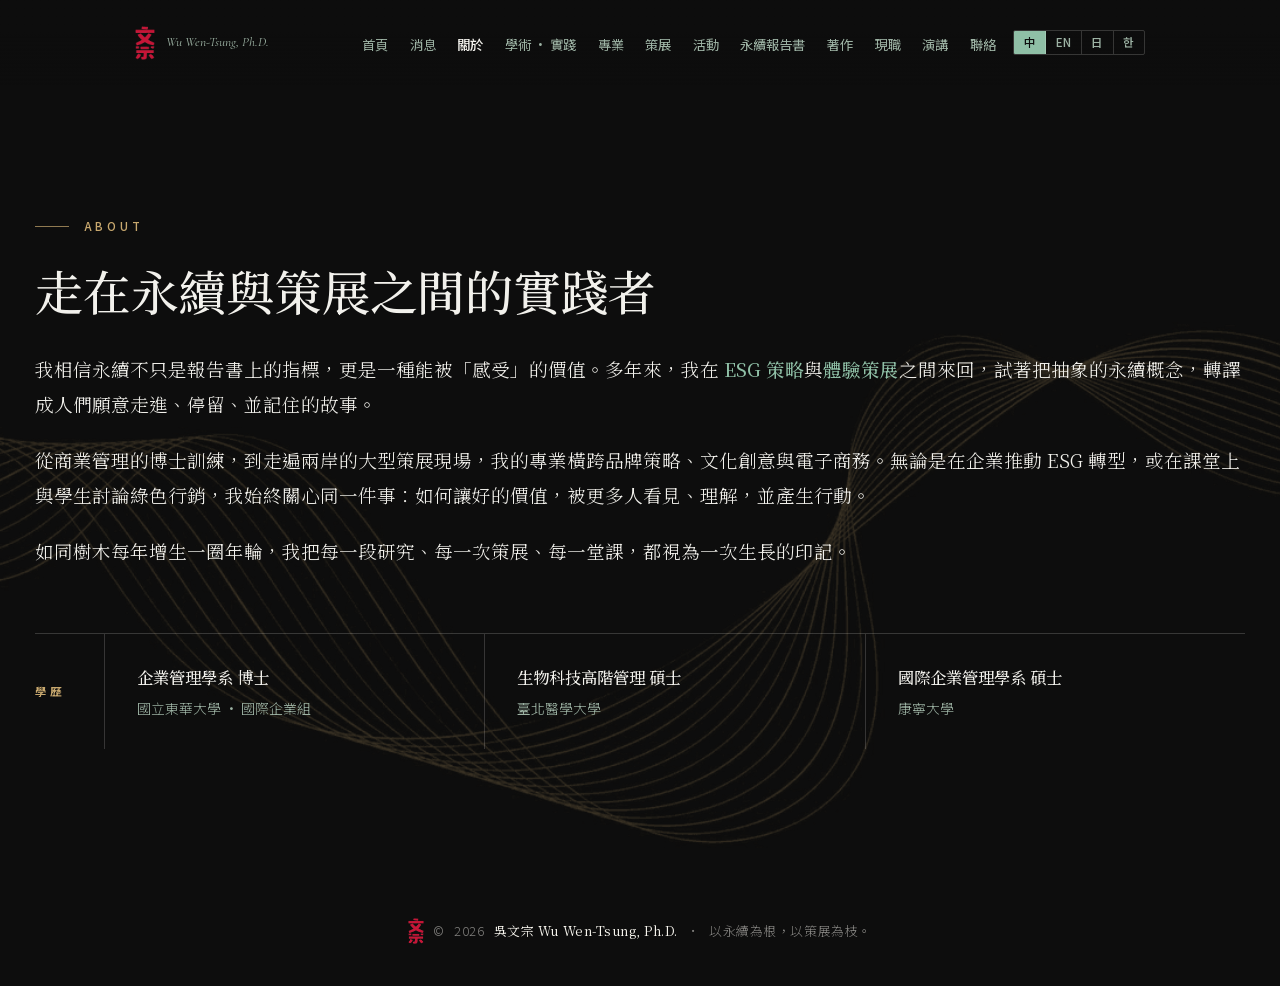
<file: about.html>
<!DOCTYPE html>
<html lang="zh-Hant">
<head>
<meta charset="UTF-8">
<meta name="viewport" content="width=device-width, initial-scale=1.0">
<title>關於 About｜吳文宗博士 Wu Wen-Tsung, Ph.D. — 永續 · 策展 · 品牌策略</title>
<meta name="description" content="吳文宗博士（Roy Wu）個人網站：ESG 永續策略、體驗策展與品牌經營的跨域實踐者。">
<link rel="stylesheet" href="assets/fonts.css">
<link rel="stylesheet" href="assets/site.css">


  <!-- Google Analytics 4：請將 G-XXXXXXXXXX 換成您的評估 ID -->
  <script async src="https://www.googletagmanager.com/gtag/js?id=G-XXXXXXXXXX"></script>
  <script>
    window.dataLayer = window.dataLayer || [];
    function gtag(){dataLayer.push(arguments);}
    gtag('js', new Date());
    gtag('config', 'G-XXXXXXXXXX');
  </script>
</head>
<body>

<header id="header">
  <div class="nav-inner">
    <div class="brand" data-scroll="home"><img class="brand-logo" src="[data-uri]" alt="文宗"><span class="en">Wu Wen-Tsung, Ph.D.</span></div>
    <div class="nav-right"><nav>
      
      <ul id="navList">
        <li><a data-scroll="home" data-en="Home" data-ja="ホーム" data-ko="홈">首頁</a></li>
        <li><a data-scroll="news" data-en="News" data-ja="お知らせ" data-ko="소식">消息</a></li>
        <li><a data-scroll="about" data-en="About" data-ja="プロフィール" data-ko="소개">關於</a></li>
        <li><a data-scroll="framework" data-en="Practice" data-ja="研究と実践" data-ko="학술과 실천">學術 · 實踐</a></li>
        <li><a data-scroll="expertise" data-en="Expertise" data-ja="専門分野" data-ko="전문 분야">專業</a></li>
        <li><a data-scroll="curation" data-en="Curation" data-ja="キュレーション" data-ko="큐레이션">策展</a></li>
        <li><a data-scroll="events" data-en="Events" data-ja="企画事業" data-ko="행사 기획">活動</a></li>
        <li><a data-scroll="reports" data-en="Sustainability Reports" data-ja="サステナビリティ報告書" data-ko="지속가능경영보고서">永續報告書</a></li>
        <li><a data-scroll="pubs" data-en="Publications" data-ja="研究業績" data-ko="연구 실적">著作</a></li>
        <li><a data-scroll="roles" data-en="Roles" data-ja="現職" data-ko="현직">現職</a></li>
        <li><a data-scroll="speaking" data-en="Speaking" data-ja="講演" data-ko="강연">演講</a></li>
        <li><a data-scroll="contact" data-en="Contact" data-ja="お問い合わせ" data-ko="연락처">聯絡</a></li>
        
      </ul>
    </nav><div class="lang-pick" id="langPick"><button class="lg active" data-lang="zh">中</button><button class="lg" data-lang="en">EN</button><button class="lg" data-lang="ja">日</button><button class="lg" data-lang="ko">한</button></div><button class="menu-toggle" id="menuToggle" aria-label="選單"><svg viewBox="0 0 24 24" fill="none" stroke="currentColor" stroke-width="1.4"><path d="M4 7h16M4 12h16M4 17h16"/></svg></button></div>
  </div>
</header>

<main class="subpage">

<section class="section" id="about">
    <div class="wrap">
      <div class="reveal">
        <p class="eyebrow">About</p>
        <h2 class="section-title" data-en="A practitioner between sustainability and curation" data-ja="サステナビリティとキュレーションのあいだを歩む実践者" data-ko="지속가능성과 큐레이션 사이를 걷는 실천가">走在永續與策展之間的實踐者</h2>
        <div class="about-body" style="margin-top:2rem">
          <p data-en="I believe sustainability is more than a metric in a report — it is a value that can be felt. For years I have moved between <b>ESG strategy</b> and <b>experiential curation</b>, translating abstract ideas into stories people want to walk into, linger in, and remember." data-ja="サステナビリティは報告書の指標にとどまらず、「感じられる価値」であると私は考えています。長年にわたり<b>ESG戦略</b>と<b>体験型キュレーション</b>のあいだを行き来し、抽象的な概念を、人々が足を踏み入れ、留まり、記憶に残したくなる物語へと翻訳してきました。" data-ko="지속가능성은 보고서 속 지표에 그치지 않고, ‘느낄 수 있는 가치’라고 믿습니다. 오랜 시간 <b>ESG 전략</b>과 <b>체험형 큐레이션</b> 사이를 오가며, 추상적인 개념을 사람들이 걸어 들어가고 머무르며 기억하고 싶어지는 이야기로 옮겨 왔습니다.">我相信永續不只是報告書上的指標，更是一種能被「感受」的價值。多年來，我在 <b>ESG 策略</b>與<b>體驗策展</b>之間來回，試著把抽象的永續概念，轉譯成人們願意走進、停留、並記住的故事。</p>
          <p data-en="From doctoral training in business management to large-scale exhibitions across the Strait, my work spans brand strategy, cultural creativity, and e-commerce. Whether driving ESG transformation in a company or discussing green marketing in a classroom, I care about one thing: how good values become seen, understood, and acted upon." data-ja="経営学の博士課程から、両岸各地での大規模展覧会の現場まで、私の専門はブランド戦略、文化創造、そしてeコマースにまたがります。企業のESG転換を推進するときも、教室でグリーンマーケティングを論じるときも、関心はつねに一つ——良い価値をいかにして「見られ、理解され、行動につながる」ものにするかです。" data-ko="경영학 박사 과정에서부터 양안 각지의 대형 전시 현장까지, 제 전문성은 브랜드 전략과 문화 창의, 전자상거래에 걸쳐 있습니다. 기업의 ESG 전환을 이끌 때든 강의실에서 그린 마케팅을 논할 때든, 제 관심은 늘 하나입니다 — 좋은 가치가 어떻게 보이고 이해되어 행동으로 이어지는가.">從商業管理的博士訓練，到走遍兩岸的大型策展現場，我的專業橫跨品牌策略、文化創意與電子商務。無論是在企業推動 ESG 轉型，或在課堂上與學生討論綠色行銷，我始終關心同一件事：如何讓好的價值，被更多人看見、理解，並產生行動。</p>
          <p data-en="Like a tree adding one ring each year, I treat every study, every exhibition, and every class as a mark of growth." data-ja="樹木が一年ごとに年輪を刻むように、一つひとつの研究、展覧会、そして授業を、成長の証として重ねています。" data-ko="나무가 해마다 나이테를 새기듯, 하나하나의 연구와 전시, 강의를 성장의 흔적으로 쌓아 갑니다.">如同樹木每年增生一圈年輪，我把每一段研究、每一次策展、每一堂課，都視為一次生長的印記。</p>
        </div>
      </div>
      <div class="edu reveal">
        <div class="edu-lab" data-en="Education" data-ja="学歴" data-ko="학력">學歷</div>
        <div class="edu-item"><div class="edu-deg" data-en="Ph.D. in Business Administration" data-ja="経営学 博士" data-ko="경영학 박사">企業管理學系 博士</div><div class="edu-sch" data-en="National Dong Hwa University · International Business" data-ja="国立東華大学 · 国際企業コース" data-ko="국립둥화대학교 · 국제경영 전공">國立東華大學 · 國際企業組</div></div>
        <div class="edu-item"><div class="edu-deg" data-en="EMBA in Biotechnology Management" data-ja="バイオテクノロジー経営 修士（EMBA）" data-ko="생명공학 경영 석사 (EMBA)">生物科技高階管理 碩士</div><div class="edu-sch" data-en="Taipei Medical University" data-ja="台北医学大学" data-ko="타이베이의학대학교">臺北醫學大學</div></div>
        <div class="edu-item"><div class="edu-deg" data-en="MBA in International Business Management" data-ja="国際企業管理 修士" data-ko="국제경영관리 석사">國際企業管理學系 碩士</div><div class="edu-sch" data-en="University of Kang Ning" data-ja="康寧大学" data-ko="캉닝대학교">康寧大學</div></div>
      </div>
    </div>
  </section>

</main>

<footer><img class="footer-logo" src="[data-uri]" alt="文宗">© <span id="yr"></span> <b data-en="Wu Wen-Tsung, Ph.D." data-ja="呉 文宗 博士" data-ko="우 원총 박사">吳文宗 Wu Wen-Tsung, Ph.D.</b> · <span data-en="Rooted in sustainability, branching into curation." data-ja="サステナビリティを根とし、キュレーションを枝とする。" data-ko="지속가능성을 뿌리로, 큐레이션을 가지로.">以永續為根，以策展為枝。</span></footer>

<script src="assets/site.js"></script>
</body>
</html>
</file>
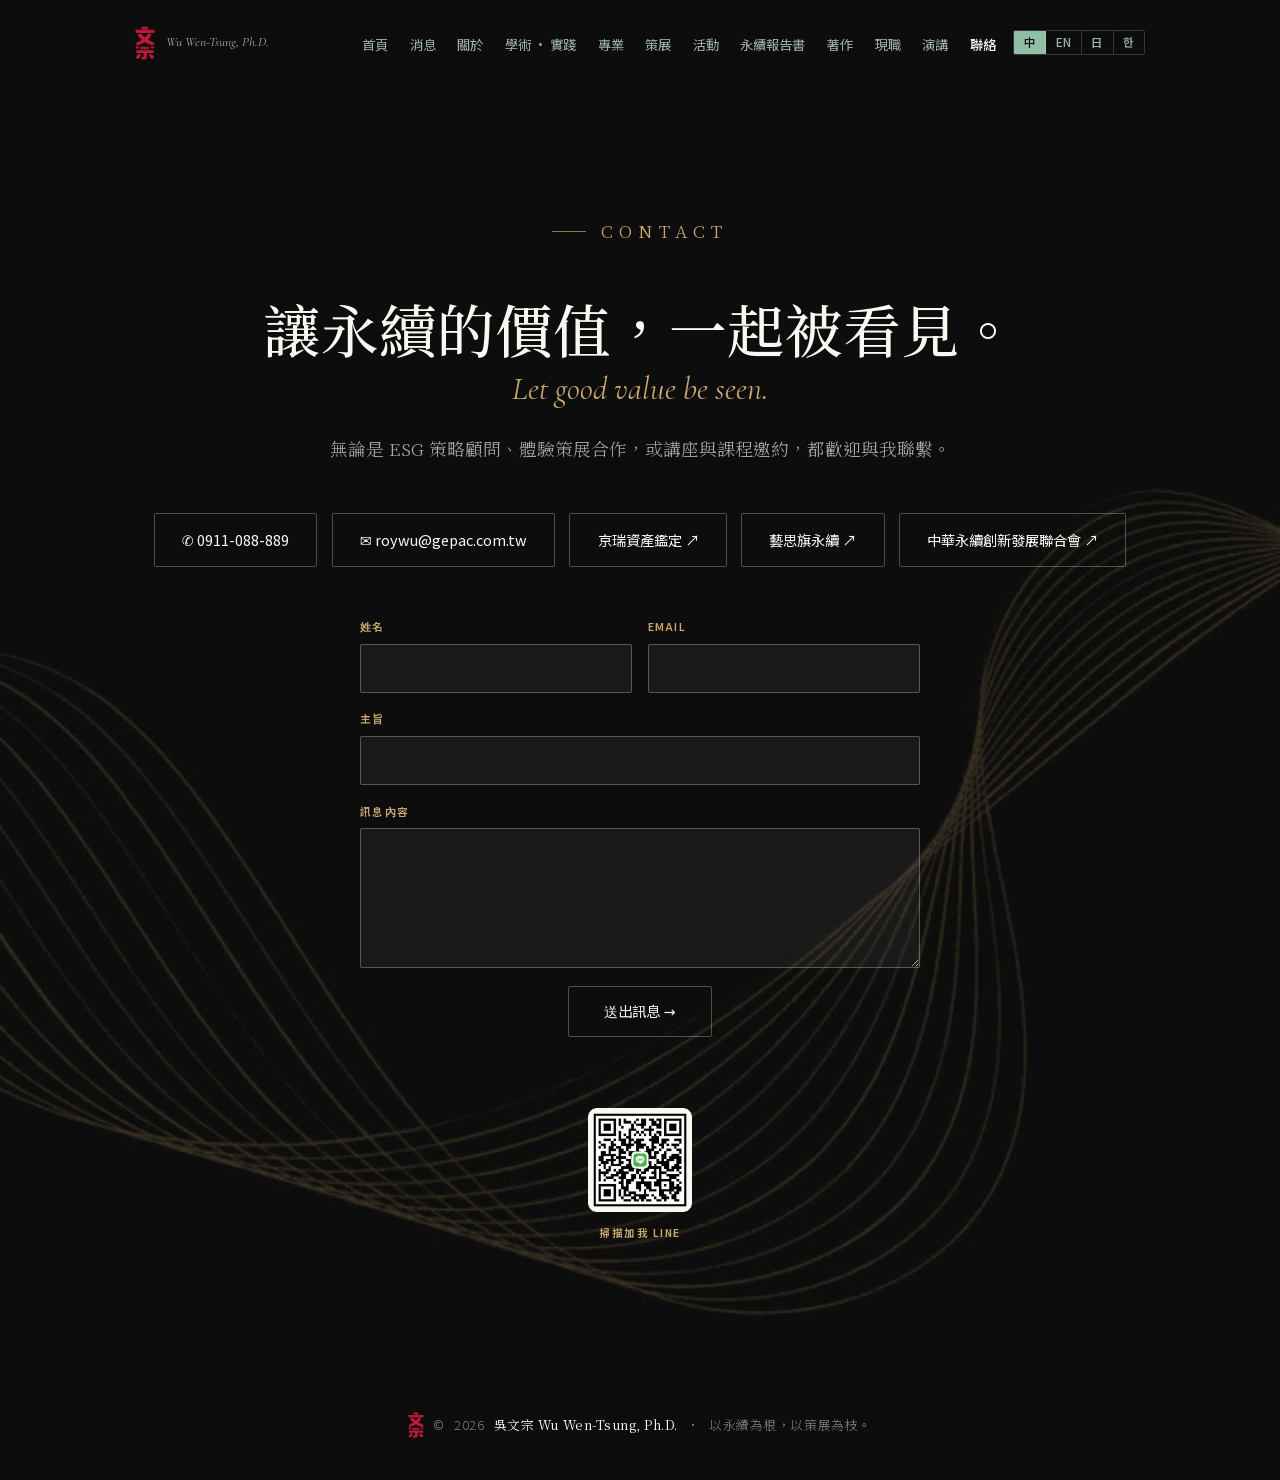
<file: contact.html>
<!DOCTYPE html>
<html lang="zh-Hant">
<head>
<meta charset="UTF-8">
<meta name="viewport" content="width=device-width, initial-scale=1.0">
<title>聯絡 Contact｜吳文宗博士 Wu Wen-Tsung, Ph.D. — 永續 · 策展 · 品牌策略</title>
<meta name="description" content="吳文宗博士（Roy Wu）個人網站：ESG 永續策略、體驗策展與品牌經營的跨域實踐者。">
<link rel="stylesheet" href="assets/fonts.css">
<link rel="stylesheet" href="assets/site.css">


  <!-- Google Analytics 4：請將 G-XXXXXXXXXX 換成您的評估 ID -->
  <script async src="https://www.googletagmanager.com/gtag/js?id=G-XXXXXXXXXX"></script>
  <script>
    window.dataLayer = window.dataLayer || [];
    function gtag(){dataLayer.push(arguments);}
    gtag('js', new Date());
    gtag('config', 'G-XXXXXXXXXX');
  </script>
</head>
<body>

<header id="header">
  <div class="nav-inner">
    <div class="brand" data-scroll="home"><img class="brand-logo" src="[data-uri]" alt="文宗"><span class="en">Wu Wen-Tsung, Ph.D.</span></div>
    <div class="nav-right"><nav>
      
      <ul id="navList">
        <li><a data-scroll="home" data-en="Home" data-ja="ホーム" data-ko="홈">首頁</a></li>
        <li><a data-scroll="news" data-en="News" data-ja="お知らせ" data-ko="소식">消息</a></li>
        <li><a data-scroll="about" data-en="About" data-ja="プロフィール" data-ko="소개">關於</a></li>
        <li><a data-scroll="framework" data-en="Practice" data-ja="研究と実践" data-ko="학술과 실천">學術 · 實踐</a></li>
        <li><a data-scroll="expertise" data-en="Expertise" data-ja="専門分野" data-ko="전문 분야">專業</a></li>
        <li><a data-scroll="curation" data-en="Curation" data-ja="キュレーション" data-ko="큐레이션">策展</a></li>
        <li><a data-scroll="events" data-en="Events" data-ja="企画事業" data-ko="행사 기획">活動</a></li>
        <li><a data-scroll="reports" data-en="Sustainability Reports" data-ja="サステナビリティ報告書" data-ko="지속가능경영보고서">永續報告書</a></li>
        <li><a data-scroll="pubs" data-en="Publications" data-ja="研究業績" data-ko="연구 실적">著作</a></li>
        <li><a data-scroll="roles" data-en="Roles" data-ja="現職" data-ko="현직">現職</a></li>
        <li><a data-scroll="speaking" data-en="Speaking" data-ja="講演" data-ko="강연">演講</a></li>
        <li><a data-scroll="contact" data-en="Contact" data-ja="お問い合わせ" data-ko="연락처">聯絡</a></li>
        
      </ul>
    </nav><div class="lang-pick" id="langPick"><button class="lg active" data-lang="zh">中</button><button class="lg" data-lang="en">EN</button><button class="lg" data-lang="ja">日</button><button class="lg" data-lang="ko">한</button></div><button class="menu-toggle" id="menuToggle" aria-label="選單"><svg viewBox="0 0 24 24" fill="none" stroke="currentColor" stroke-width="1.4"><path d="M4 7h16M4 12h16M4 17h16"/></svg></button></div>
  </div>
</header>

<main class="subpage">

<section class="section contact" id="contact">
    <div class="wrap center">
      <div class="reveal">
        <p class="eyebrow">Contact</p>
        <h2 data-en="Let good value be seen." data-ja="良い価値を、共に可視化する。" data-ko="좋은 가치가 보이도록, 함께.">讓永續的價值，一起被看見。<span class="en">Let good value be seen.</span></h2>
        <p data-en="Whether for ESG strategy consulting, experiential curation, or speaking and teaching invitations — I would be glad to hear from you." data-ja="ESG戦略コンサルティング、体験型キュレーションのご相談、講演・講義のご依頼など、お気軽にご連絡ください。" data-ko="ESG 전략 컨설팅, 체험형 큐레이션 협업, 강연·강의 초청 등 언제든 편하게 연락 주십시오.">無論是 ESG 策略顧問、體驗策展合作，或講座與課程邀約，都歡迎與我聯繫。</p>
        <div class="contact-links">
          <a href="tel:+886911088889">✆ 0911-088-889</a>
          <a href="mailto:roywu@gepac.com.tw">✉ roywu@gepac.com.tw</a>
          <a href="https://www.gepac.com.tw/" target="_blank" rel="noopener" data-en="GEPAC ↗" data-ja="京瑞資産鑑定 ↗" data-ko="징루이 자산감정 ↗">京瑞資產鑑定 ↗</a>
          <a href="https://iscesg.com/" target="_blank" rel="noopener" data-en="ISC Sustainability ↗" data-ja="藝思旗サステナビリティ ↗" data-ko="이쓰치 지속가능 ↗">藝思旗永續 ↗</a>
          <a href="https://www.csida.com.tw/" target="_blank" rel="noopener" data-en="CSIDA ↗" data-ja="中華サステナビリティ連合会 ↗" data-ko="중화 지속가능연합회 ↗">中華永續創新發展聯合會 ↗</a>
        </div>
        <form name="contact" method="POST" data-netlify="true" netlify-honeypot="bot-field" id="cForm" class="cform">
          <input type="hidden" name="form-name" value="contact">
          <p class="hp-field" aria-hidden="true"><label>Don’t fill this out: <input name="bot-field" tabindex="-1" autocomplete="off"></label></p>
          <div class="cform-grid">
            <div class="cf-field">
              <label for="cf-name" data-en="Name" data-ja="お名前" data-ko="이름">姓名</label>
              <input type="text" id="cf-name" name="name" required autocomplete="name">
            </div>
            <div class="cf-field">
              <label for="cf-email" data-en="Email" data-ja="メール" data-ko="이메일">Email</label>
              <input type="email" id="cf-email" name="email" required autocomplete="email">
            </div>
          </div>
          <div class="cf-field">
            <label for="cf-subject" data-en="Subject" data-ja="件名" data-ko="제목">主旨</label>
            <input type="text" id="cf-subject" name="subject" required>
          </div>
          <div class="cf-field">
            <label for="cf-message" data-en="Message" data-ja="メッセージ" data-ko="메시지">訊息內容</label>
            <textarea id="cf-message" name="message" required></textarea>
          </div>
          <div class="cf-actions">
            <button type="submit" id="cfBtn" data-en="Send Message →" data-ja="送信 →" data-ko="보내기 →">送出訊息 →</button>
            <p class="cf-status" id="cfStatus" role="status" aria-live="polite"></p>
          </div>
        </form>
        <div class="qr">
          <a href="https://line.me/ti/p/p4sW7yqMn8" target="_blank" rel="noopener">
            <img src="[data-uri]" alt="LINE QR Code" loading="lazy">
          </a>
          <span class="qr-lab" data-en="Scan to add me on LINE" data-ja="LINEはこちらから" data-ko="LINE 추가하기">掃描加我 LINE</span>
        </div></div>
    </div>
  </section>

</main>

<footer><img class="footer-logo" src="[data-uri]" alt="文宗">© <span id="yr"></span> <b data-en="Wu Wen-Tsung, Ph.D." data-ja="呉 文宗 博士" data-ko="우 원총 박사">吳文宗 Wu Wen-Tsung, Ph.D.</b> · <span data-en="Rooted in sustainability, branching into curation." data-ja="サステナビリティを根とし、キュレーションを枝とする。" data-ko="지속가능성을 뿌리로, 큐레이션을 가지로.">以永續為根，以策展為枝。</span></footer>

<script src="assets/site.js"></script>
</body>
</html>
</file>
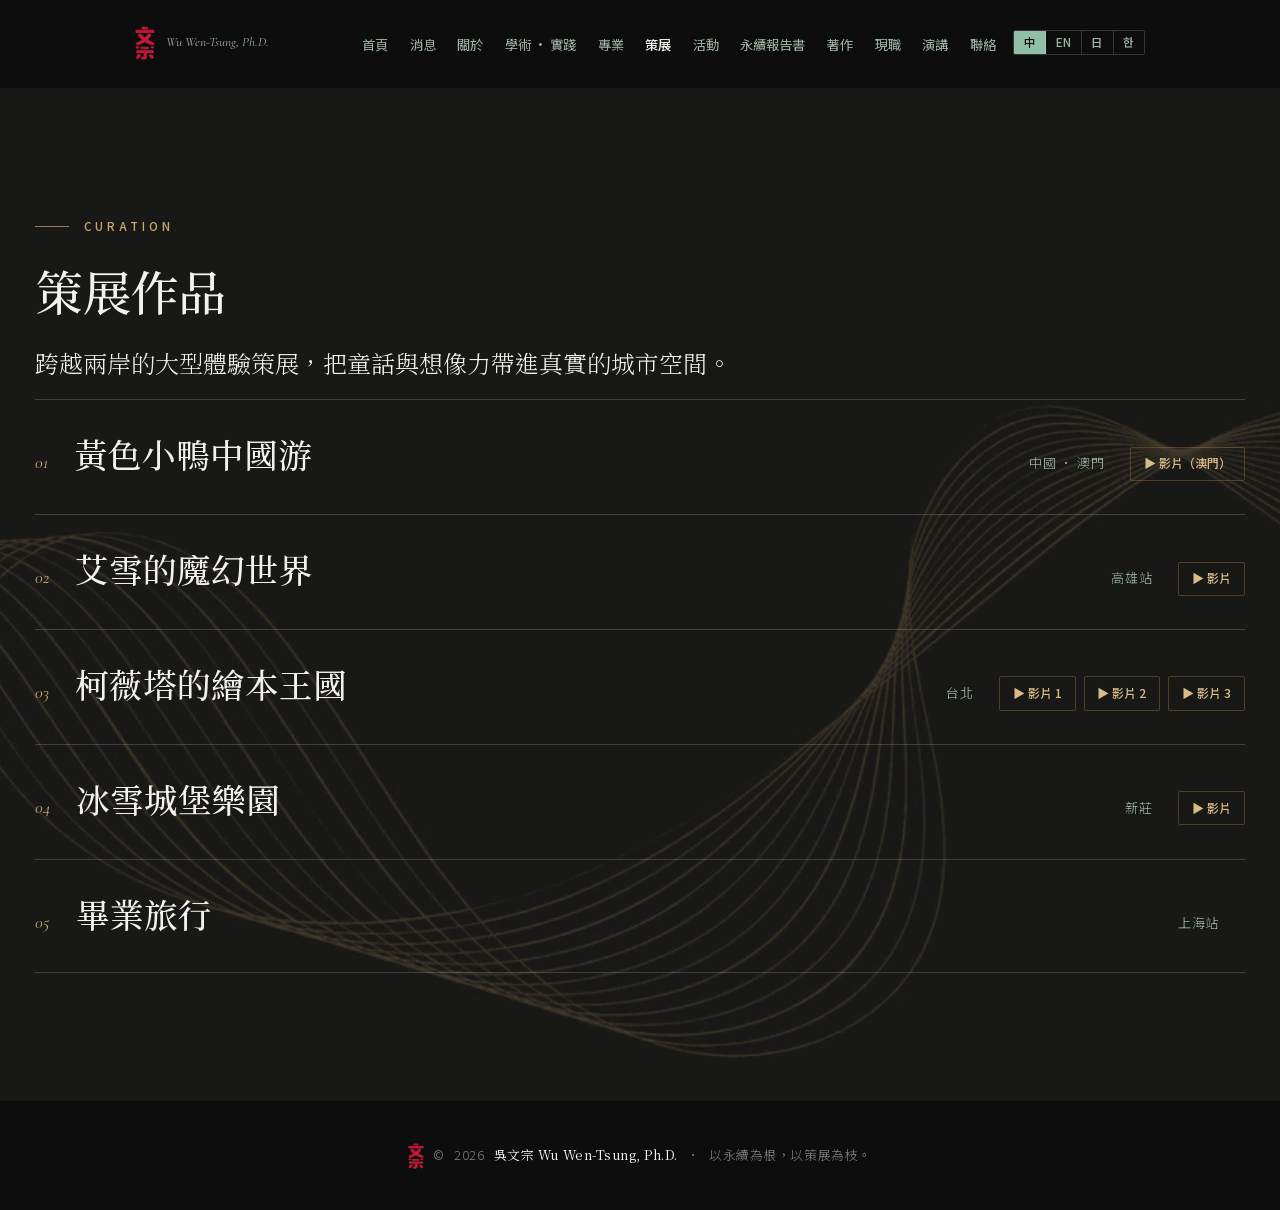
<file: curation.html>
<!DOCTYPE html>
<html lang="zh-Hant">
<head>
<meta charset="UTF-8">
<meta name="viewport" content="width=device-width, initial-scale=1.0">
<title>策展 Curation｜吳文宗博士 Wu Wen-Tsung, Ph.D. — 永續 · 策展 · 品牌策略</title>
<meta name="description" content="吳文宗博士（Roy Wu）個人網站：ESG 永續策略、體驗策展與品牌經營的跨域實踐者。">
<link rel="stylesheet" href="assets/fonts.css">
<link rel="stylesheet" href="assets/site.css">


  <!-- Google Analytics 4：請將 G-XXXXXXXXXX 換成您的評估 ID -->
  <script async src="https://www.googletagmanager.com/gtag/js?id=G-XXXXXXXXXX"></script>
  <script>
    window.dataLayer = window.dataLayer || [];
    function gtag(){dataLayer.push(arguments);}
    gtag('js', new Date());
    gtag('config', 'G-XXXXXXXXXX');
  </script>
</head>
<body>

<header id="header">
  <div class="nav-inner">
    <div class="brand" data-scroll="home"><img class="brand-logo" src="[data-uri]" alt="文宗"><span class="en">Wu Wen-Tsung, Ph.D.</span></div>
    <div class="nav-right"><nav>
      
      <ul id="navList">
        <li><a data-scroll="home" data-en="Home" data-ja="ホーム" data-ko="홈">首頁</a></li>
        <li><a data-scroll="news" data-en="News" data-ja="お知らせ" data-ko="소식">消息</a></li>
        <li><a data-scroll="about" data-en="About" data-ja="プロフィール" data-ko="소개">關於</a></li>
        <li><a data-scroll="framework" data-en="Practice" data-ja="研究と実践" data-ko="학술과 실천">學術 · 實踐</a></li>
        <li><a data-scroll="expertise" data-en="Expertise" data-ja="専門分野" data-ko="전문 분야">專業</a></li>
        <li><a data-scroll="curation" data-en="Curation" data-ja="キュレーション" data-ko="큐레이션">策展</a></li>
        <li><a data-scroll="events" data-en="Events" data-ja="企画事業" data-ko="행사 기획">活動</a></li>
        <li><a data-scroll="reports" data-en="Sustainability Reports" data-ja="サステナビリティ報告書" data-ko="지속가능경영보고서">永續報告書</a></li>
        <li><a data-scroll="pubs" data-en="Publications" data-ja="研究業績" data-ko="연구 실적">著作</a></li>
        <li><a data-scroll="roles" data-en="Roles" data-ja="現職" data-ko="현직">現職</a></li>
        <li><a data-scroll="speaking" data-en="Speaking" data-ja="講演" data-ko="강연">演講</a></li>
        <li><a data-scroll="contact" data-en="Contact" data-ja="お問い合わせ" data-ko="연락처">聯絡</a></li>
        
      </ul>
    </nav><div class="lang-pick" id="langPick"><button class="lg active" data-lang="zh">中</button><button class="lg" data-lang="en">EN</button><button class="lg" data-lang="ja">日</button><button class="lg" data-lang="ko">한</button></div><button class="menu-toggle" id="menuToggle" aria-label="選單"><svg viewBox="0 0 24 24" fill="none" stroke="currentColor" stroke-width="1.4"><path d="M4 7h16M4 12h16M4 17h16"/></svg></button></div>
  </div>
</header>

<main class="subpage">

<section class="section curation" id="curation">
    <div class="wrap">
      <div class="reveal">
        <p class="eyebrow">Curation</p>
        <h2 class="section-title" data-en="Curated Exhibitions" data-ja="キュレーション実績" data-ko="큐레이션 실적">策展作品</h2>
        <p class="lead" style="margin-top:1.4rem" data-en="Large-scale experiential exhibitions across the Strait, bringing fairy tales and imagination into real urban spaces." data-ja="両岸をまたぐ大規模な体験型展覧会。おとぎ話と想像力を、現実の都市空間へ運びました。" data-ko="양안을 넘나드는 대형 체험형 전시. 동화와 상상력을 실제 도시 공간으로 옮겨 놓았습니다.">跨越兩岸的大型體驗策展，把童話與想像力帶進真實的城市空間。</p>
      </div>
      <div class="cur-list reveal">
        <div class="cur-row"><span class="cur-idx">01</span><span class="cur-title" data-en="Rubber Duck China Tour" data-ja="ラバー・ダック 中国ツアー" data-ko="러버덕 중국 투어">黃色小鴨中國游</span><span class="cur-loc" data-en="China · Macau" data-ja="中国 · マカオ" data-ko="중국 · 마카오">中國 · 澳門</span><span class="cur-links"><a class="yt" href="https://www.youtube.com/watch?v=mOLtmM8ytTY" target="_blank" rel="noopener" data-en="▶ Watch (Macau)" data-ja="▶ 動画（マカオ）" data-ko="▶ 영상 (마카오)">▶ 影片（澳門）</a></span></div>
        <div class="cur-row"><span class="cur-idx">02</span><span class="cur-title" data-en="The Magical World of Escher" data-ja="エッシャーの不思議な世界" data-ko="에셔의 마법 같은 세계">艾雪的魔幻世界</span><span class="cur-loc" data-en="Kaohsiung" data-ja="高雄" data-ko="가오슝">高雄站</span><span class="cur-links"><a class="yt" href="https://www.youtube.com/watch?v=sQp7mTZM6Rs" target="_blank" rel="noopener" data-en="▶ Watch" data-ja="▶ 動画" data-ko="▶ 영상">▶ 影片</a></span></div>
        <div class="cur-row"><span class="cur-idx">03</span><span class="cur-title" data-en="Květa’s Picture Book Kingdom" data-ja="クヴィエタの絵本王国" data-ko="크베타의 그림책 왕국">柯薇塔的繪本王國</span><span class="cur-loc" data-en="Taipei" data-ja="台北" data-ko="타이베이">台北</span><span class="cur-links"><a class="yt" href="https://www.youtube.com/watch?v=sA7brF_f5AE" target="_blank" rel="noopener" data-en="▶ Watch 1" data-ja="▶ 動画 1" data-ko="▶ 영상 1">▶ 影片 1</a><a class="yt" href="https://www.youtube.com/watch?v=FngC4MjRX5c" target="_blank" rel="noopener" data-en="▶ Watch 2" data-ja="▶ 動画 2" data-ko="▶ 영상 2">▶ 影片 2</a><a class="yt" href="https://www.youtube.com/watch?v=KjRS6mMXje0" target="_blank" rel="noopener" data-en="▶ Watch 3" data-ja="▶ 動画 3" data-ko="▶ 영상 3">▶ 影片 3</a></span></div>
        <div class="cur-row"><span class="cur-idx">04</span><span class="cur-title" data-en="Ice Castle Wonderland" data-ja="氷雪の城 ワンダーランド" data-ko="얼음성 원더랜드">冰雪城堡樂園</span><span class="cur-loc" data-en="Xinzhuang, New Taipei" data-ja="新北市 新荘" data-ko="신베이시 신좡">新莊</span><span class="cur-links"><a class="yt" href="https://www.youtube.com/watch?v=Fj7EIhTES9Q" target="_blank" rel="noopener" data-en="▶ Watch" data-ja="▶ 動画" data-ko="▶ 영상">▶ 影片</a></span></div>
        <div class="cur-row"><span class="cur-idx">05</span><span class="cur-title" data-en="Graduation Trip" data-ja="卒業旅行" data-ko="졸업여행">畢業旅行</span><span class="cur-loc" data-en="Shanghai" data-ja="上海" data-ko="상하이">上海站</span><span class="cur-links"></span></div>
      </div>
    </div>
  </section>

</main>

<footer><img class="footer-logo" src="[data-uri]" alt="文宗">© <span id="yr"></span> <b data-en="Wu Wen-Tsung, Ph.D." data-ja="呉 文宗 博士" data-ko="우 원총 박사">吳文宗 Wu Wen-Tsung, Ph.D.</b> · <span data-en="Rooted in sustainability, branching into curation." data-ja="サステナビリティを根とし、キュレーションを枝とする。" data-ko="지속가능성을 뿌리로, 큐레이션을 가지로.">以永續為根，以策展為枝。</span></footer>

<script src="assets/site.js"></script>
</body>
</html>
</file>
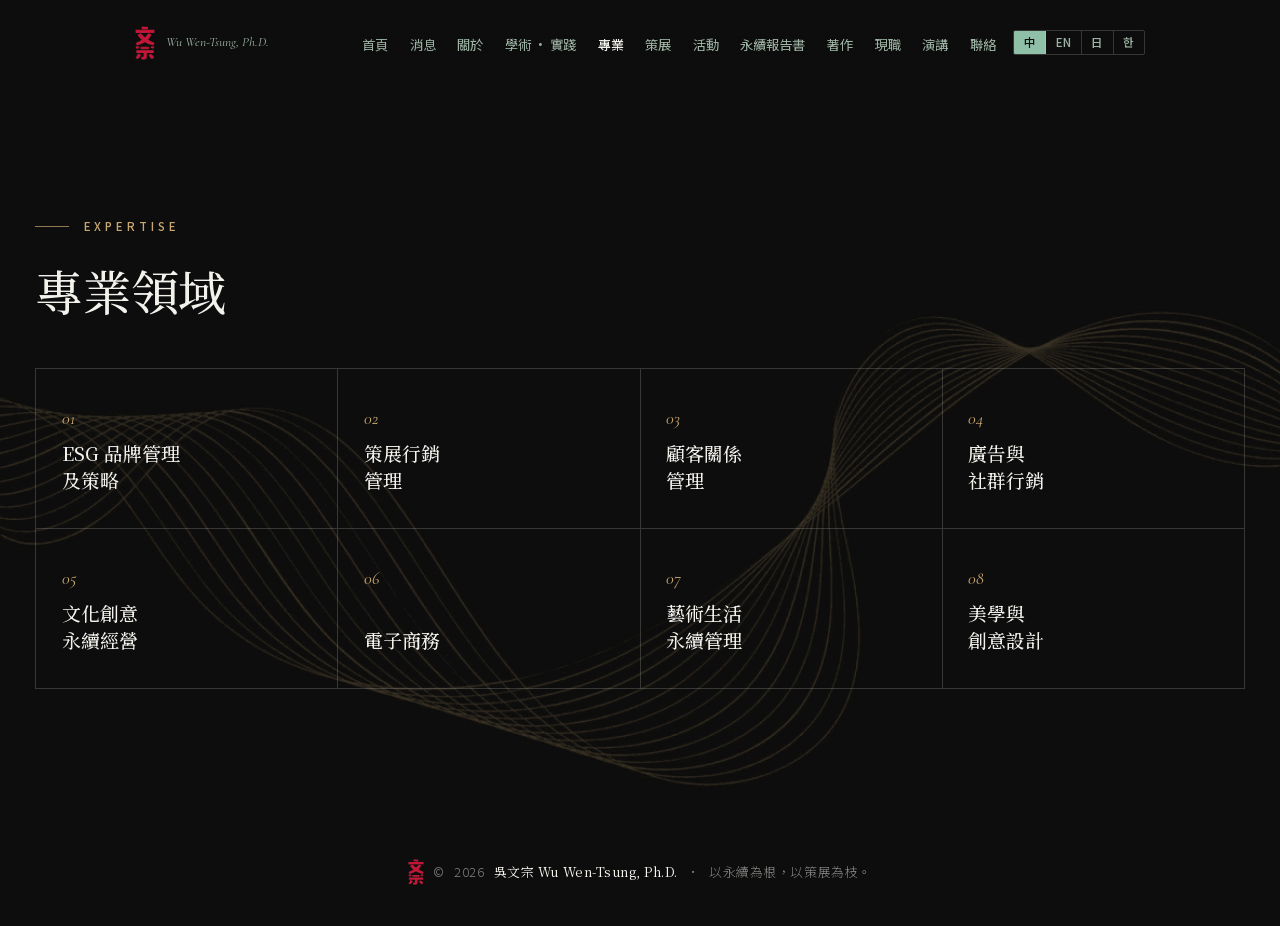
<file: expertise.html>
<!DOCTYPE html>
<html lang="zh-Hant">
<head>
<meta charset="UTF-8">
<meta name="viewport" content="width=device-width, initial-scale=1.0">
<title>專業 Expertise｜吳文宗博士 Wu Wen-Tsung, Ph.D. — 永續 · 策展 · 品牌策略</title>
<meta name="description" content="吳文宗博士（Roy Wu）個人網站：ESG 永續策略、體驗策展與品牌經營的跨域實踐者。">
<link rel="stylesheet" href="assets/fonts.css">
<link rel="stylesheet" href="assets/site.css">


  <!-- Google Analytics 4：請將 G-XXXXXXXXXX 換成您的評估 ID -->
  <script async src="https://www.googletagmanager.com/gtag/js?id=G-XXXXXXXXXX"></script>
  <script>
    window.dataLayer = window.dataLayer || [];
    function gtag(){dataLayer.push(arguments);}
    gtag('js', new Date());
    gtag('config', 'G-XXXXXXXXXX');
  </script>
</head>
<body>

<header id="header">
  <div class="nav-inner">
    <div class="brand" data-scroll="home"><img class="brand-logo" src="[data-uri]" alt="文宗"><span class="en">Wu Wen-Tsung, Ph.D.</span></div>
    <div class="nav-right"><nav>
      
      <ul id="navList">
        <li><a data-scroll="home" data-en="Home" data-ja="ホーム" data-ko="홈">首頁</a></li>
        <li><a data-scroll="news" data-en="News" data-ja="お知らせ" data-ko="소식">消息</a></li>
        <li><a data-scroll="about" data-en="About" data-ja="プロフィール" data-ko="소개">關於</a></li>
        <li><a data-scroll="framework" data-en="Practice" data-ja="研究と実践" data-ko="학술과 실천">學術 · 實踐</a></li>
        <li><a data-scroll="expertise" data-en="Expertise" data-ja="専門分野" data-ko="전문 분야">專業</a></li>
        <li><a data-scroll="curation" data-en="Curation" data-ja="キュレーション" data-ko="큐레이션">策展</a></li>
        <li><a data-scroll="events" data-en="Events" data-ja="企画事業" data-ko="행사 기획">活動</a></li>
        <li><a data-scroll="reports" data-en="Sustainability Reports" data-ja="サステナビリティ報告書" data-ko="지속가능경영보고서">永續報告書</a></li>
        <li><a data-scroll="pubs" data-en="Publications" data-ja="研究業績" data-ko="연구 실적">著作</a></li>
        <li><a data-scroll="roles" data-en="Roles" data-ja="現職" data-ko="현직">現職</a></li>
        <li><a data-scroll="speaking" data-en="Speaking" data-ja="講演" data-ko="강연">演講</a></li>
        <li><a data-scroll="contact" data-en="Contact" data-ja="お問い合わせ" data-ko="연락처">聯絡</a></li>
        
      </ul>
    </nav><div class="lang-pick" id="langPick"><button class="lg active" data-lang="zh">中</button><button class="lg" data-lang="en">EN</button><button class="lg" data-lang="ja">日</button><button class="lg" data-lang="ko">한</button></div><button class="menu-toggle" id="menuToggle" aria-label="選單"><svg viewBox="0 0 24 24" fill="none" stroke="currentColor" stroke-width="1.4"><path d="M4 7h16M4 12h16M4 17h16"/></svg></button></div>
  </div>
</header>

<main class="subpage">

<section class="section" id="expertise">
    <div class="wrap">
      <div class="reveal">
        <p class="eyebrow">Expertise</p>
        <h2 class="section-title" data-en="Areas of Expertise" data-ja="専門分野" data-ko="전문 분야">專業領域</h2>
      </div>
      <div class="exp-grid reveal">
        <div class="exp-cell"><span class="exp-num">01</span><span class="exp-name" data-en="ESG Brand<br>Management &amp; Strategy" data-ja="ESGブランド<br>マネジメントと戦略" data-ko="ESG 브랜드<br>관리 및 전략">ESG 品牌管理<br>及策略</span></div>
        <div class="exp-cell"><span class="exp-num">02</span><span class="exp-name" data-en="Exhibition<br>Marketing" data-ja="展覧会<br>マーケティング" data-ko="전시<br>마케팅">策展行銷<br>管理</span></div>
        <div class="exp-cell"><span class="exp-num">03</span><span class="exp-name" data-en="Customer<br>Relationship Mgmt." data-ja="顧客関係<br>マネジメント" data-ko="고객 관계<br>관리">顧客關係<br>管理</span></div>
        <div class="exp-cell"><span class="exp-num">04</span><span class="exp-name" data-en="Advertising &amp;<br>Social Marketing" data-ja="広告と<br>ソーシャル・マーケティング" data-ko="광고와<br>소셜 마케팅">廣告與<br>社群行銷</span></div>
        <div class="exp-cell"><span class="exp-num">05</span><span class="exp-name" data-en="Cultural &amp; Creative<br>Sustainability" data-ja="文化創造の<br>サステナブル経営" data-ko="문화·창의 산업의<br>지속가능 경영">文化創意<br>永續經營</span></div>
        <div class="exp-cell"><span class="exp-num">06</span><span class="exp-name" data-en="E-Commerce" data-ja="eコマース" data-ko="전자상거래">電子商務</span></div>
        <div class="exp-cell"><span class="exp-num">07</span><span class="exp-name" data-en="Art &amp; Lifestyle<br>Sustainability" data-ja="アートと生活の<br>サステナブル・マネジメント" data-ko="예술과 생활의<br>지속가능 관리">藝術生活<br>永續管理</span></div>
        <div class="exp-cell"><span class="exp-num">08</span><span class="exp-name" data-en="Aesthetics &amp;<br>Creative Design" data-ja="美学と<br>クリエイティブ・デザイン" data-ko="미학과<br>창의적 디자인">美學與<br>創意設計</span></div>
      </div>
    </div>
  </section>

</main>

<footer><img class="footer-logo" src="[data-uri]" alt="文宗">© <span id="yr"></span> <b data-en="Wu Wen-Tsung, Ph.D." data-ja="呉 文宗 博士" data-ko="우 원총 박사">吳文宗 Wu Wen-Tsung, Ph.D.</b> · <span data-en="Rooted in sustainability, branching into curation." data-ja="サステナビリティを根とし、キュレーションを枝とする。" data-ko="지속가능성을 뿌리로, 큐레이션을 가지로.">以永續為根，以策展為枝。</span></footer>

<script src="assets/site.js"></script>
</body>
</html>
</file>
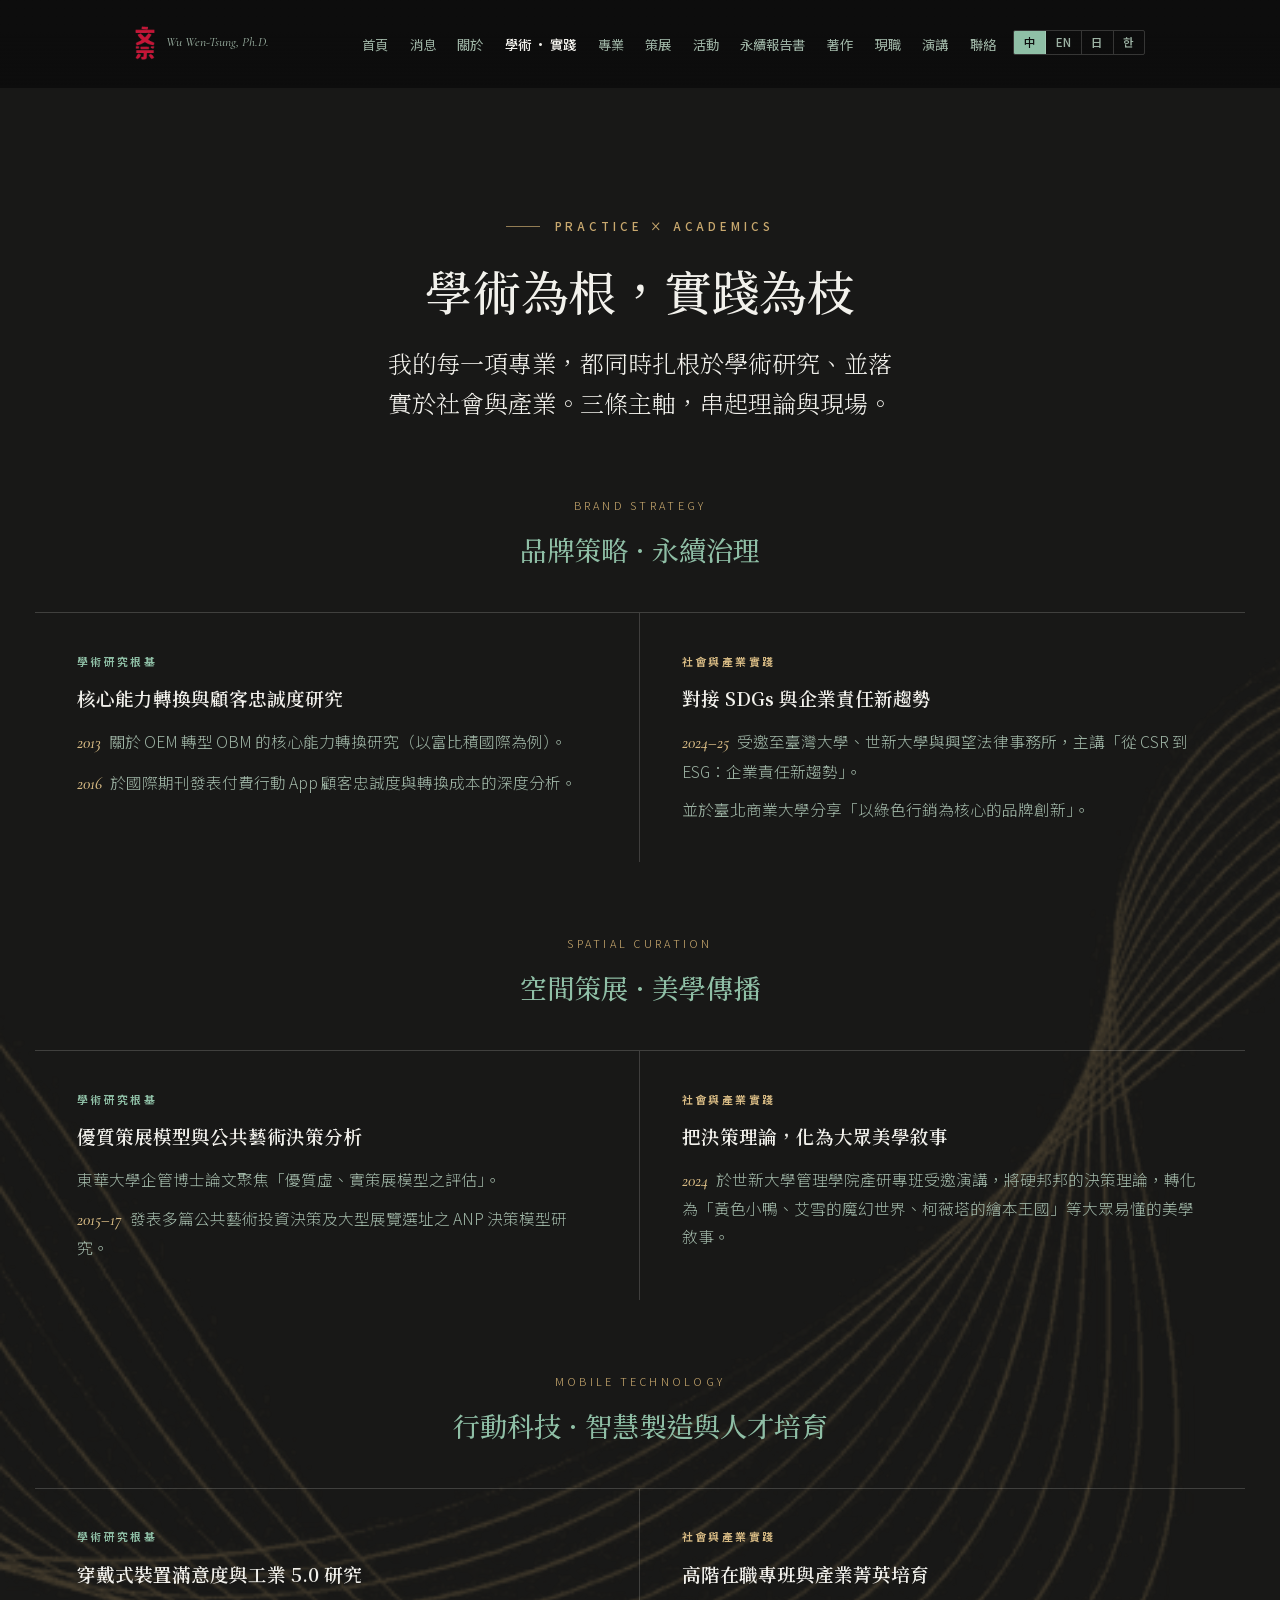
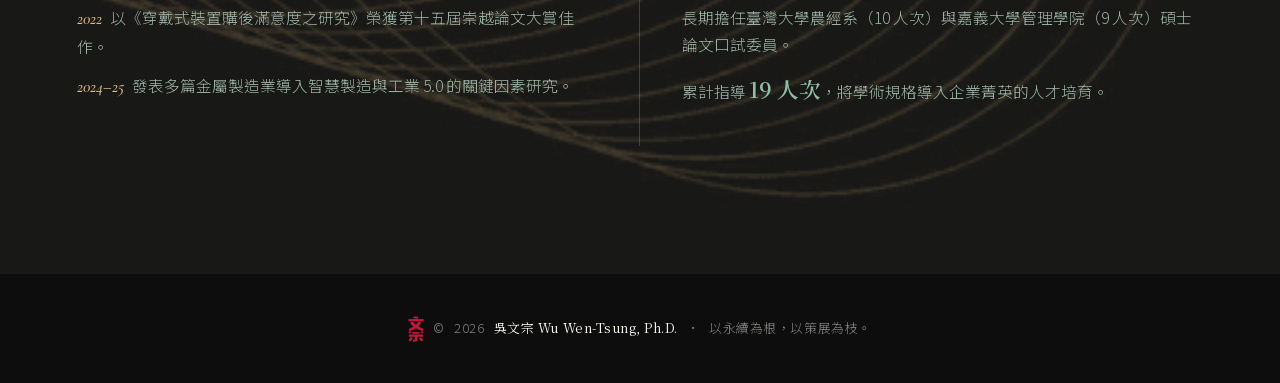
<file: framework.html>
<!DOCTYPE html>
<html lang="zh-Hant">
<head>
<meta charset="UTF-8">
<meta name="viewport" content="width=device-width, initial-scale=1.0">
<title>學術・實踐 Practice｜吳文宗博士 Wu Wen-Tsung, Ph.D. — 永續 · 策展 · 品牌策略</title>
<meta name="description" content="吳文宗博士（Roy Wu）個人網站：ESG 永續策略、體驗策展與品牌經營的跨域實踐者。">
<link rel="stylesheet" href="assets/fonts.css">
<link rel="stylesheet" href="assets/site.css">


  <!-- Google Analytics 4：請將 G-XXXXXXXXXX 換成您的評估 ID -->
  <script async src="https://www.googletagmanager.com/gtag/js?id=G-XXXXXXXXXX"></script>
  <script>
    window.dataLayer = window.dataLayer || [];
    function gtag(){dataLayer.push(arguments);}
    gtag('js', new Date());
    gtag('config', 'G-XXXXXXXXXX');
  </script>
</head>
<body>

<header id="header">
  <div class="nav-inner">
    <div class="brand" data-scroll="home"><img class="brand-logo" src="[data-uri]" alt="文宗"><span class="en">Wu Wen-Tsung, Ph.D.</span></div>
    <div class="nav-right"><nav>
      
      <ul id="navList">
        <li><a data-scroll="home" data-en="Home" data-ja="ホーム" data-ko="홈">首頁</a></li>
        <li><a data-scroll="news" data-en="News" data-ja="お知らせ" data-ko="소식">消息</a></li>
        <li><a data-scroll="about" data-en="About" data-ja="プロフィール" data-ko="소개">關於</a></li>
        <li><a data-scroll="framework" data-en="Practice" data-ja="研究と実践" data-ko="학술과 실천">學術 · 實踐</a></li>
        <li><a data-scroll="expertise" data-en="Expertise" data-ja="専門分野" data-ko="전문 분야">專業</a></li>
        <li><a data-scroll="curation" data-en="Curation" data-ja="キュレーション" data-ko="큐레이션">策展</a></li>
        <li><a data-scroll="events" data-en="Events" data-ja="企画事業" data-ko="행사 기획">活動</a></li>
        <li><a data-scroll="reports" data-en="Sustainability Reports" data-ja="サステナビリティ報告書" data-ko="지속가능경영보고서">永續報告書</a></li>
        <li><a data-scroll="pubs" data-en="Publications" data-ja="研究業績" data-ko="연구 실적">著作</a></li>
        <li><a data-scroll="roles" data-en="Roles" data-ja="現職" data-ko="현직">現職</a></li>
        <li><a data-scroll="speaking" data-en="Speaking" data-ja="講演" data-ko="강연">演講</a></li>
        <li><a data-scroll="contact" data-en="Contact" data-ja="お問い合わせ" data-ko="연락처">聯絡</a></li>
        
      </ul>
    </nav><div class="lang-pick" id="langPick"><button class="lg active" data-lang="zh">中</button><button class="lg" data-lang="en">EN</button><button class="lg" data-lang="ja">日</button><button class="lg" data-lang="ko">한</button></div><button class="menu-toggle" id="menuToggle" aria-label="選單"><svg viewBox="0 0 24 24" fill="none" stroke="currentColor" stroke-width="1.4"><path d="M4 7h16M4 12h16M4 17h16"/></svg></button></div>
  </div>
</header>

<main class="subpage">

<section class="section framework" id="framework">
    <div class="wrap center">
      <div class="reveal" style="text-align:center;max-width:46rem;margin:0 auto">
        <p class="eyebrow">Practice × Academics</p>
        <h2 class="section-title" data-en="Rooted in research, branching into practice" data-ja="研究を根とし、実践を枝とする" data-ko="연구를 뿌리로, 실천을 가지로">學術為根，實踐為枝</h2>
        <p class="lead" style="margin:1.4rem auto 0;max-width:44ch" data-en="Every field I work in is rooted in academic research and realised in society and industry. Three threads connect theory with the field." data-ja="私の携わるすべての領域は、学術研究に根ざし、社会と産業のなかで実を結びます。三つの軸が、理論と現場をつないでいます。" data-ko="제가 다루는 모든 분야는 학술 연구에 뿌리를 두고 사회와 산업 속에서 실현됩니다. 세 개의 축이 이론과 현장을 잇습니다.">我的每一項專業，都同時扎根於學術研究、並落實於社會與產業。三條主軸，串起理論與現場。</p>
      </div>

      <div class="fw-domain reveal">
        <div class="fw-label"><span class="en">Brand Strategy</span><span class="zh" data-en="Brand Strategy · Sustainability Governance" data-ja="ブランド戦略 · サステナビリティ・ガバナンス" data-ko="브랜드 전략 · 지속가능 거버넌스">品牌策略 · 永續治理</span></div>
        <div class="fw-cols">
          <div class="fw-side acad">
            <div class="kicker" data-en="Academic Foundation" data-ja="学術的基盤" data-ko="학술적 기반">學術研究根基</div>
            <h4 data-en="Core Competence Transformation & Customer Loyalty" data-ja="コア・コンピタンスの転換と顧客ロイヤルティ研究" data-ko="핵심 역량 전환과 고객 충성도 연구">核心能力轉換與顧客忠誠度研究</h4>
            <p data-en="<span class=&quot;yr&quot;>2013</span>Research on core-competence transformation from OEM to OBM (Forbes International as case)." data-ja="&lt;span class=&quot;yr&quot;&gt;2013&lt;/span&gt;OEMからOBMへのコア・コンピタンス転換に関する研究（富比積国際を事例として）。" data-ko="&lt;span class=&quot;yr&quot;&gt;2013&lt;/span&gt;OEM에서 OBM으로의 핵심 역량 전환 연구 (푸비지 인터내셔널 사례)."><span class="yr">2013</span>關於 OEM 轉型 OBM 的核心能力轉換研究（以富比積國際為例）。</p>
            <p data-en="<span class=&quot;yr&quot;>2016</span>Published an in-depth analysis of paid mobile app loyalty and switching costs in an international journal." data-ja="&lt;span class=&quot;yr&quot;&gt;2016&lt;/span&gt;有料モバイルアプリの顧客ロイヤルティとスイッチングコストに関する分析を国際学術誌に発表。" data-ko="&lt;span class=&quot;yr&quot;&gt;2016&lt;/span&gt;유료 모바일 앱의 고객 충성도와 전환비용에 관한 분석을 국제 학술지에 발표."><span class="yr">2016</span>於國際期刊發表付費行動 App 顧客忠誠度與轉換成本的深度分析。</p>
          </div>
          <div class="fw-side prac">
            <div class="kicker" data-en="Practice in Society &amp; Industry" data-ja="社会・産業における実践" data-ko="사회와 산업에서의 실천">社會與產業實踐</div>
            <h4 data-en="Connecting SDGs with New Trends in Corporate Responsibility" data-ja="SDGsと企業責任の新潮流をつなぐ" data-ko="SDGs와 기업 책임의 새로운 흐름을 잇다">對接 SDGs 與企業責任新趨勢</h4>
            <p data-en="<span class=&quot;yr&quot;>2024–25</span>Invited by NTU, Shih Hsin University and Xingwang Law Firm to speak on “From CSR to ESG: New Trends in Corporate Responsibility.”" data-ja="&lt;span class=&quot;yr&quot;&gt;2024–25&lt;/span&gt;国立台湾大学、世新大学、興望法律事務所に招かれ、「CSRからESGへ：企業責任の新潮流」を講演。" data-ko="&lt;span class=&quot;yr&quot;&gt;2024–25&lt;/span&gt;국립대만대·스신대·싱왕법률사무소 초청으로 「CSR에서 ESG로: 기업 책임의 새로운 흐름」 강연."><span class="yr">2024–25</span>受邀至臺灣大學、世新大學與興望法律事務所，主講「從 CSR 到 ESG：企業責任新趨勢」。</p>
            <p data-en="Also spoke at NTUB on “Brand Innovation Centred on Green Marketing.”" data-ja="国立台北商業大学でも「グリーンマーケティングを核としたブランド革新」を講演。" data-ko="국립타이베이상업대에서도 「그린 마케팅을 핵심으로 한 브랜드 혁신」 강연.">並於臺北商業大學分享「以綠色行銷為核心的品牌創新」。</p>
          </div>
        </div>
      </div>

      <div class="fw-domain reveal">
        <div class="fw-label"><span class="en">Spatial Curation</span><span class="zh" data-en="Spatial Curation · Aesthetic Communication" data-ja="空間キュレーション · 美的コミュニケーション" data-ko="공간 큐레이션 · 미학적 커뮤니케이션">空間策展 · 美學傳播</span></div>
        <div class="fw-cols">
          <div class="fw-side acad">
            <div class="kicker" data-en="Academic Foundation" data-ja="学術的基盤" data-ko="학술적 기반">學術研究根基</div>
            <h4 data-en="Exhibition Evaluation Models & Public Art Decision Analysis" data-ja="展覧会評価モデルとパブリックアートの意思決定分析" data-ko="전시 평가 모델과 공공미술 의사결정 분석">優質策展模型與公共藝術決策分析</h4>
            <p data-en="Doctoral dissertation at NDHU on “Evaluation of High-Quality Virtual and Physical Exhibition Models.”" data-ja="国立東華大学における博士論文「優れた仮想・実体展覧会モデルの評価」。" data-ko="국립둥화대 박사학위 논문 「우수 가상·실물 전시 모델 평가」.">東華大學企管博士論文聚焦「優質虛、實策展模型之評估」。</p>
            <p data-en="<span class=&quot;yr&quot;>2015–17</span>Published several ANP decision-model studies on public-art investment and large-exhibition site selection." data-ja="&lt;span class=&quot;yr&quot;&gt;2015–17&lt;/span&gt;パブリックアート投資判断および大規模展覧会の開催地選定に関するANP意思決定モデル研究を複数発表。" data-ko="&lt;span class=&quot;yr&quot;&gt;2015–17&lt;/span&gt;공공미술 투자 의사결정 및 대형 전시 개최지 선정에 관한 ANP 의사결정 모델 연구 다수 발표."><span class="yr">2015–17</span>發表多篇公共藝術投資決策及大型展覽選址之 ANP 決策模型研究。</p>
          </div>
          <div class="fw-side prac">
            <div class="kicker" data-en="Practice in Society &amp; Industry" data-ja="社会・産業における実践" data-ko="사회와 산업에서의 실천">社會與產業實踐</div>
            <h4 data-en="Turning Decision Theory into Public Aesthetic Narrative" data-ja="意思決定理論を、大衆に届く美の物語へ" data-ko="의사결정 이론을 대중이 이해하는 미학적 서사로">把決策理論，化為大眾美學敘事</h4>
            <p data-en="<span class=&quot;yr&quot;>2024</span>Invited lecture at Shih Hsin University, turning rigorous decision theory into accessible aesthetic narratives — Rubber Duck, The Magical World of Escher, and Květa’s Picture Book Kingdom." data-ja="&lt;span class=&quot;yr&quot;&gt;2024&lt;/span&gt;世新大学 経営学部 産学連携課程にて招待講演。硬質な意思決定理論を「ラバー・ダック」「エッシャーの不思議な世界」「クヴィエタの絵本王国」といった、誰もが親しめる美の物語へと翻訳した。" data-ko="&lt;span class=&quot;yr&quot;&gt;2024&lt;/span&gt;스신대 경영대학 산학협력 과정 초청 강연. 딱딱한 의사결정 이론을 「러버덕」, 「에셔의 마법 같은 세계」, 「크베타의 그림책 왕국」처럼 누구나 이해할 수 있는 미학적 서사로 옮겼다."><span class="yr">2024</span>於世新大學管理學院產研專班受邀演講，將硬邦邦的決策理論，轉化為「黃色小鴨、艾雪的魔幻世界、柯薇塔的繪本王國」等大眾易懂的美學敘事。</p>
          </div>
        </div>
      </div>

      <div class="fw-domain reveal">
        <div class="fw-label"><span class="en">Mobile Technology</span><span class="zh" data-en="Mobile Technology · Smart Manufacturing & Talent" data-ja="モバイルテクノロジー · スマート製造と人材育成" data-ko="모바일 기술 · 스마트 제조와 인재 육성">行動科技 · 智慧製造與人才培育</span></div>
        <div class="fw-cols">
          <div class="fw-side acad">
            <div class="kicker" data-en="Academic Foundation" data-ja="学術的基盤" data-ko="학술적 기반">學術研究根基</div>
            <h4 data-en="Wearable Device Satisfaction & Industry 5.0 Research" data-ja="ウェアラブル端末の満足度とインダストリー5.0研究" data-ko="웨어러블 기기 만족도와 인더스트리 5.0 연구">穿戴式裝置滿意度與工業 5.0 研究</h4>
            <p data-en="<span class=&quot;yr&quot;>2022</span>Received an Honourable Mention at the 15th TSC Thesis Award for research on post-purchase satisfaction with wearable devices." data-ja="&lt;span class=&quot;yr&quot;&gt;2022&lt;/span&gt;『ウェアラブル端末の購入後満足度に関する研究』により、第15回 崇越論文大賞 佳作を受賞。" data-ko="&lt;span class=&quot;yr&quot;&gt;2022&lt;/span&gt;『웨어러블 기기 구매 후 만족도 연구』로 제15회 충웨 논문대상 가작 수상."><span class="yr">2022</span>以《穿戴式裝置購後滿意度之研究》榮獲第十五屆崇越論文大賞佳作。</p>
            <p data-en="<span class=&quot;yr&quot;>2024–25</span>Published several studies on key factors for adopting smart manufacturing and Industry 5.0 in metal manufacturing." data-ja="&lt;span class=&quot;yr&quot;&gt;2024–25&lt;/span&gt;金属製造業におけるスマート製造・インダストリー5.0導入の鍵となる要因について、複数の研究を発表。" data-ko="&lt;span class=&quot;yr&quot;&gt;2024–25&lt;/span&gt;금속제조업의 스마트 제조 및 인더스트리 5.0 도입 핵심 요인에 관한 연구 다수 발표."><span class="yr">2024–25</span>發表多篇金屬製造業導入智慧製造與工業 5.0 的關鍵因素研究。</p>
          </div>
          <div class="fw-side prac">
            <div class="kicker" data-en="Practice in Society &amp; Industry" data-ja="社会・産業における実践" data-ko="사회와 산업에서의 실천">社會與產業實踐</div>
            <h4 data-en="Executive Programmes & Industry Talent Development" data-ja="エグゼクティブ課程と産業人材の育成" data-ko="고위 경영자 과정과 산업 인재 육성">高階在職專班與產業菁英培育</h4>
            <p data-en="Long-serving thesis examiner at NTU Agricultural Economics (10) and NCYU College of Management (9)." data-ja="国立台湾大学 農業経済学系（延べ10件）および国立嘉義大学 経営学院（延べ9件）にて、長年にわたり修士論文審査委員を務める。" data-ko="국립대만대 농업경제학과(연 10건) 및 국립자이대 경영대학(연 9건)에서 오랜 기간 석사학위 논문심사위원으로 활동.">長期擔任臺灣大學農經系（10 人次）與嘉義大學管理學院（9 人次）碩士論文口試委員。</p>
            <p data-en="A cumulative <span class=&quot;fw-big&quot;>19 examinations</span>, bringing academic rigour into the training of industry leaders." data-ja="通算 &lt;span class=&quot;fw-big&quot;&gt;19件&lt;/span&gt;。学術水準の厳密さを、産業界のリーダー育成へと橋渡ししている。" data-ko="누적 &lt;span class=&quot;fw-big&quot;&gt;19건&lt;/span&gt;. 학문적 엄밀성을 산업계 리더 육성으로 이어 가고 있습니다.">累計指導 <span class="fw-big">19 人次</span>，將學術規格導入企業菁英的人才培育。</p>
          </div>
        </div>
      </div>
    </div>
  </section>

</main>

<footer><img class="footer-logo" src="[data-uri]" alt="文宗">© <span id="yr"></span> <b data-en="Wu Wen-Tsung, Ph.D." data-ja="呉 文宗 博士" data-ko="우 원총 박사">吳文宗 Wu Wen-Tsung, Ph.D.</b> · <span data-en="Rooted in sustainability, branching into curation." data-ja="サステナビリティを根とし、キュレーションを枝とする。" data-ko="지속가능성을 뿌리로, 큐레이션을 가지로.">以永續為根，以策展為枝。</span></footer>

<script src="assets/site.js"></script>
</body>
</html>
</file>
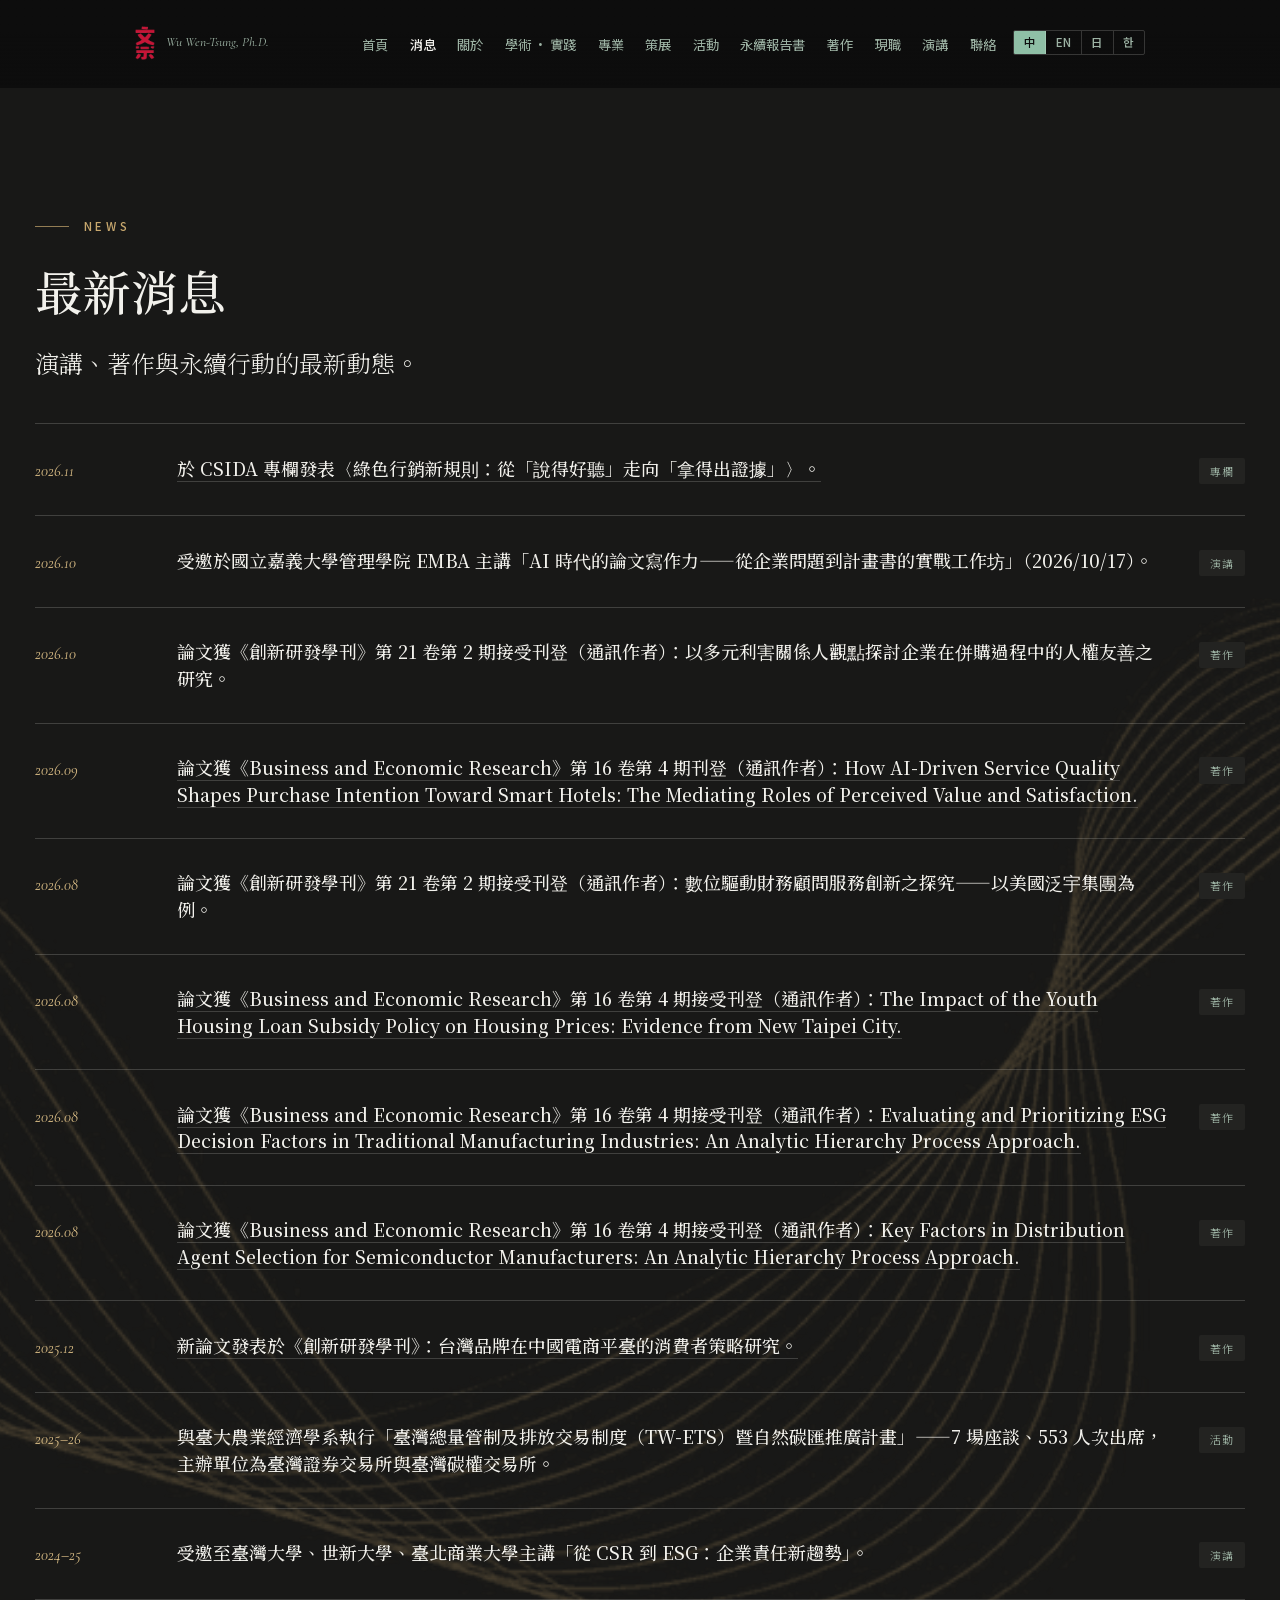
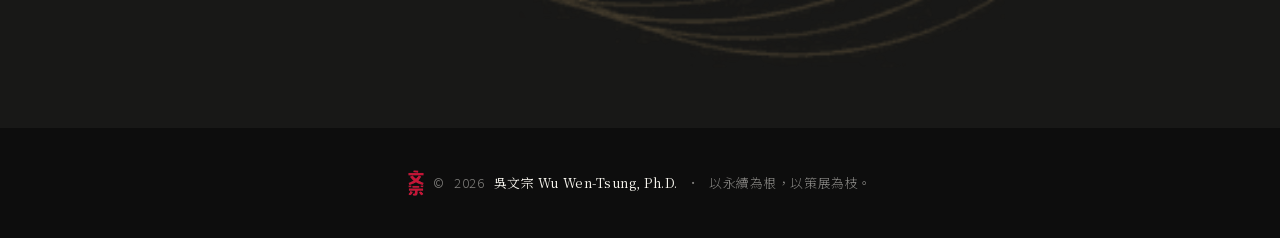
<file: news.html>
<!DOCTYPE html>
<html lang="zh-Hant">
<head>
<meta charset="UTF-8">
<meta name="viewport" content="width=device-width, initial-scale=1.0">
<title>消息 News｜吳文宗博士 Wu Wen-Tsung, Ph.D. — 永續 · 策展 · 品牌策略</title>
<meta name="description" content="吳文宗博士（Roy Wu）個人網站：ESG 永續策略、體驗策展與品牌經營的跨域實踐者。">
<link rel="stylesheet" href="assets/fonts.css">
<link rel="stylesheet" href="assets/site.css">


  <!-- Google Analytics 4：請將 G-XXXXXXXXXX 換成您的評估 ID -->
  <script async src="https://www.googletagmanager.com/gtag/js?id=G-XXXXXXXXXX"></script>
  <script>
    window.dataLayer = window.dataLayer || [];
    function gtag(){dataLayer.push(arguments);}
    gtag('js', new Date());
    gtag('config', 'G-XXXXXXXXXX');
  </script>
</head>
<body>

<header id="header">
  <div class="nav-inner">
    <div class="brand" data-scroll="home"><img class="brand-logo" src="[data-uri]" alt="文宗"><span class="en">Wu Wen-Tsung, Ph.D.</span></div>
    <div class="nav-right"><nav>
      
      <ul id="navList">
        <li><a data-scroll="home" data-en="Home" data-ja="ホーム" data-ko="홈">首頁</a></li>
        <li><a data-scroll="news" data-en="News" data-ja="お知らせ" data-ko="소식">消息</a></li>
        <li><a data-scroll="about" data-en="About" data-ja="プロフィール" data-ko="소개">關於</a></li>
        <li><a data-scroll="framework" data-en="Practice" data-ja="研究と実践" data-ko="학술과 실천">學術 · 實踐</a></li>
        <li><a data-scroll="expertise" data-en="Expertise" data-ja="専門分野" data-ko="전문 분야">專業</a></li>
        <li><a data-scroll="curation" data-en="Curation" data-ja="キュレーション" data-ko="큐레이션">策展</a></li>
        <li><a data-scroll="events" data-en="Events" data-ja="企画事業" data-ko="행사 기획">活動</a></li>
        <li><a data-scroll="reports" data-en="Sustainability Reports" data-ja="サステナビリティ報告書" data-ko="지속가능경영보고서">永續報告書</a></li>
        <li><a data-scroll="pubs" data-en="Publications" data-ja="研究業績" data-ko="연구 실적">著作</a></li>
        <li><a data-scroll="roles" data-en="Roles" data-ja="現職" data-ko="현직">現職</a></li>
        <li><a data-scroll="speaking" data-en="Speaking" data-ja="講演" data-ko="강연">演講</a></li>
        <li><a data-scroll="contact" data-en="Contact" data-ja="お問い合わせ" data-ko="연락처">聯絡</a></li>
        
      </ul>
    </nav><div class="lang-pick" id="langPick"><button class="lg active" data-lang="zh">中</button><button class="lg" data-lang="en">EN</button><button class="lg" data-lang="ja">日</button><button class="lg" data-lang="ko">한</button></div><button class="menu-toggle" id="menuToggle" aria-label="選單"><svg viewBox="0 0 24 24" fill="none" stroke="currentColor" stroke-width="1.4"><path d="M4 7h16M4 12h16M4 17h16"/></svg></button></div>
  </div>
</header>

<main class="subpage">

<section class="section news" id="news">
    <div class="wrap">
      <div class="reveal">
        <p class="eyebrow">News</p>
        <h2 class="section-title" data-en="Latest News" data-ja="最新のお知らせ" data-ko="최신 소식">最新消息</h2>
        <p class="lead" style="margin-top:1.4rem" data-en="Talks, publications, and sustainability initiatives — as they happen." data-ja="講演・研究業績・サステナビリティの取り組みに関する最新情報。" data-ko="강연, 연구 업적, 지속가능성 활동에 관한 최신 소식.">演講、著作與永續行動的最新動態。</p>
      </div>
      <div class="news-list reveal">
        <!--
          ===== 如何新增一則消息 =====
          複製下面一整組 <div class="news-row">
          <span class="news-date">2026.07</span>
          <span class="news-title" data-en="&lt;a href=&quot;https://www.cca.gov.tw/affairs/carbon-fee-fund/2301.html&quot; target=&quot;_blank&quot; rel=&quot;noopener&quot;&gt;Taiwan enters its first year of carbon fees: 461 regulated plants and 240 companies have paid, and the Ministry of Environment plans to pilot an early emissions trading scheme in the second half of 2026 — moving towards a dual-track carbon fee and cap-and-trade system.&lt;/a&gt;" data-ja="&lt;a href=&quot;https://www.cca.gov.tw/affairs/carbon-fee-fund/2301.html&quot; target=&quot;_blank&quot; rel=&quot;noopener&quot;&gt;台湾が「カーボンフィー元年」へ：461の対象工場・240社が炭素賦課金を納付。環境部は2026年下半期に先行的な排出量取引制度（ETS）の試行を計画し、賦課金と総量規制の二軸体制へ移行する。&lt;/a&gt;" data-ko="&lt;a href=&quot;https://www.cca.gov.tw/affairs/carbon-fee-fund/2301.html&quot; target=&quot;_blank&quot; rel=&quot;noopener&quot;&gt;대만, 「탄소부과금 원년」 진입: 461개 규제 공장과 240개 기업이 탄소부과금을 납부. 환경부는 2026년 하반기 선행 배출권거래제(ETS) 시범 운영을 계획하며, 부과금과 총량규제의 이중 체제로 나아간다.&lt;/a&gt;"><a href="https://www.cca.gov.tw/affairs/carbon-fee-fund/2301.html" target="_blank" rel="noopener">台灣邁入「碳費元年」：461 座受管制工廠、240 家企業繳交碳費，環境部規劃 2026 下半年試行先期排放交易制度（ETS），逐步走向碳費與總量管制雙軌並行。</a></span>
          <span class="news-cat" data-en="Policy" data-ja="政策" data-ko="정책">政策</span>
        </div>
        <div class="news-row">...</div>，貼到最上面（新的在前）。
          三個欄位：日期 / 標題 / 分類標籤。
          標題要加新聞連結，就把文字包成 <a>：
              <span class="news-title"><a href="新聞網址" target="_blank" rel="noopener">標題文字</a></span>
          分類標籤可自訂：著作、活動、演講、報導…
        -->
        <div class="news-row">
          <span class="news-date">2026.11</span>
          <span class="news-title" data-en="&lt;a href=&quot;https://www.csida.com.tw/column.html?p=green-brand-evidence&quot; target=&quot;_blank&quot; rel=&quot;noopener&quot;&gt;New column published on CSIDA: “The New Rules of Green Marketing: From Sounding Good to Showing Evidence.”&lt;/a&gt;" data-ja="&lt;a href=&quot;https://www.csida.com.tw/column.html?p=green-brand-evidence&quot; target=&quot;_blank&quot; rel=&quot;noopener&quot;&gt;CSIDAコラムに寄稿：「グリーンマーケティングの新ルール——『聞こえの良さ』から『証拠を示す』へ」。&lt;/a&gt;" data-ko="&lt;a href=&quot;https://www.csida.com.tw/column.html?p=green-brand-evidence&quot; target=&quot;_blank&quot; rel=&quot;noopener&quot;&gt;CSIDA 칼럼 게재: 「그린 마케팅의 새로운 규칙 — '듣기 좋은 말'에서 '증거 제시'로」.&lt;/a&gt;"><a href="https://www.csida.com.tw/column.html?p=green-brand-evidence" target="_blank" rel="noopener">於 CSIDA 專欄發表〈綠色行銷新規則：從「說得好聽」走向「拿得出證據」〉。</a></span>
          <span class="news-cat" data-en="Column" data-ja="コラム" data-ko="칼럼">專欄</span>
        </div>
        <div class="news-row">
          <span class="news-date">2026.10</span>
          <span class="news-title" data-en="Invited to lead the NCYU College of Management EMBA workshop &quot;Thesis Writing in the AI Era: From Business Problems to Research Proposals&quot; (Oct 17, 2026)." data-ja="国立嘉義大学管理学院EMBAにて「AI時代の論文執筆力——企業課題から研究計画書までの実践ワークショップ」を講義（2026/10/17）。" data-ko="국립자이대학교 경영대학 EMBA에서 「AI 시대의 논문 작성력 — 기업 문제에서 연구계획서까지 실전 워크숍」 강연(2026/10/17).">受邀於國立嘉義大學管理學院 EMBA 主講「AI 時代的論文寫作力——從企業問題到計畫書的實戰工作坊」（2026/10/17）。</span>
          <span class="news-cat" data-en="Speaking" data-ja="講演" data-ko="강연">演講</span>
        </div>
        <div class="news-row">
          <span class="news-date">2026.10</span>
          <span class="news-title" data-en="Paper accepted by the Journal of Innovation Research &amp; Development, Vol. 21 No. 2 (corresponding author): A Study of Human Rights-Friendly Practices in Corporate Mergers and Acquisitions from a Multi-Stakeholder Perspective." data-ja="論文が『創新研発学刊』第21巻第2号に採択（責任著者）：マルチステークホルダーの視点から見る企業M&amp;Aプロセスにおける人権配慮の研究。" data-ko="논문이 『창신연발학간』 제21권 제2호에 게재 확정(교신저자): 다중 이해관계자 관점에서 본 기업 인수합병 과정의 인권 친화성 연구.">論文獲《創新研發學刊》第 21 卷第 2 期接受刊登（通訊作者）：以多元利害關係人觀點探討企業在併購過程中的人權友善之研究。</span>
          <span class="news-cat" data-en="Publication" data-ja="研究業績" data-ko="연구 업적">著作</span>
        </div>
        <div class="news-row">
          <span class="news-date">2026.09</span>
          <span class="news-title" data-en="&lt;a href=&quot;https://www.macrothink.org/journal/index.php/ber/article/view/24049&quot; target=&quot;_blank&quot; rel=&quot;noopener&quot;&gt;Paper published in Business and Economic Research, Vol. 16 No. 4 (corresponding author): How AI-Driven Service Quality Shapes Purchase Intention Toward Smart Hotels: The Mediating Roles of Perceived Value and Satisfaction.&lt;/a&gt;" data-ja="&lt;a href=&quot;https://www.macrothink.org/journal/index.php/ber/article/view/24049&quot; target=&quot;_blank&quot; rel=&quot;noopener&quot;&gt;論文が Business and Economic Research 第16巻第4号に掲載（責任著者）：How AI-Driven Service Quality Shapes Purchase Intention Toward Smart Hotels: The Mediating Roles of Perceived Value and Satisfaction.&lt;/a&gt;" data-ko="&lt;a href=&quot;https://www.macrothink.org/journal/index.php/ber/article/view/24049&quot; target=&quot;_blank&quot; rel=&quot;noopener&quot;&gt;논문이 Business and Economic Research 제16권 제4호에 게재(교신저자): How AI-Driven Service Quality Shapes Purchase Intention Toward Smart Hotels: The Mediating Roles of Perceived Value and Satisfaction.&lt;/a&gt;"><a href="https://www.macrothink.org/journal/index.php/ber/article/view/24049" target="_blank" rel="noopener">論文獲《Business and Economic Research》第 16 卷第 4 期刊登（通訊作者）：How AI-Driven Service Quality Shapes Purchase Intention Toward Smart Hotels: The Mediating Roles of Perceived Value and Satisfaction.</a></span>
          <span class="news-cat" data-en="Publication" data-ja="研究業績" data-ko="연구 업적">著作</span>
        </div>
        <div class="news-row">
          <span class="news-date">2026.08</span>
          <span class="news-title" data-en="Paper accepted by the Journal of Innovation Research &amp; Development, Vol. 21 No. 2: A study of digitally driven financial advisory service innovation — the case of TransGlobal Group (USA)." data-ja="論文が『創新研発学刊』第21巻第2号に採択:デジタル駆動型ファイナンシャル・アドバイザリーサービス革新の研究——米国泛宇グループを例に。" data-ko="논문이 『창신연발학간』 제21권 제2호에 게재 확정: 디지털 기반 재무자문 서비스 혁신 연구 — 미국 TransGlobal 그룹 사례.">論文獲《創新研發學刊》第 21 卷第 2 期接受刊登（通訊作者）：數位驅動財務顧問服務創新之探究——以美國泛宇集團為例。</span>
          <span class="news-cat" data-en="Publication" data-ja="研究業績" data-ko="연구 업적">著作</span>
        </div>
        <div class="news-row">
          <span class="news-date">2026.08</span>
          <span class="news-title" data-en="&lt;a href=&quot;https://www.macrothink.org/journal/index.php/ber/article/view/24024/18382&quot; target=&quot;_blank&quot; rel=&quot;noopener&quot;&gt;Paper accepted by Business and Economic Research, Vol. 16 No. 4 (corresponding author): The Impact of the Youth Housing Loan Subsidy Policy on Housing Prices — Evidence from New Taipei City.&lt;/a&gt;" data-ja="&lt;a href=&quot;https://www.macrothink.org/journal/index.php/ber/article/view/24024/18382&quot; target=&quot;_blank&quot; rel=&quot;noopener&quot;&gt;論文が Business and Economic Research 第16巻第4号に採択（責任著者）:The Impact of the Youth Housing Loan Subsidy Policy on Housing Prices: Evidence from New Taipei City.&lt;/a&gt;" data-ko="&lt;a href=&quot;https://www.macrothink.org/journal/index.php/ber/article/view/24024/18382&quot; target=&quot;_blank&quot; rel=&quot;noopener&quot;&gt;논문이 Business and Economic Research 제16권 제4호에 게재 확정(교신저자): The Impact of the Youth Housing Loan Subsidy Policy on Housing Prices: Evidence from New Taipei City.&lt;/a&gt;"><a href="https://www.macrothink.org/journal/index.php/ber/article/view/24024/18382" target="_blank" rel="noopener">論文獲《Business and Economic Research》第 16 卷第 4 期接受刊登（通訊作者）：The Impact of the Youth Housing Loan Subsidy Policy on Housing Prices: Evidence from New Taipei City.</a></span>
          <span class="news-cat" data-en="Publication" data-ja="研究業績" data-ko="연구 업적">著作</span>
        </div>
        <div class="news-row">
          <span class="news-date">2026.08</span>
          <span class="news-title" data-en="&lt;a href=&quot;https://macrothink.org/journal/index.php/ber/article/view/23989&quot; target=&quot;_blank&quot; rel=&quot;noopener&quot;&gt;Paper accepted by Business and Economic Research, Vol. 16 No. 4 (corresponding author): Evaluating and Prioritizing ESG Decision Factors in Traditional Manufacturing Industries — An AHP Approach.&lt;/a&gt;" data-ja="&lt;a href=&quot;https://macrothink.org/journal/index.php/ber/article/view/23989&quot; target=&quot;_blank&quot; rel=&quot;noopener&quot;&gt;論文が Business and Economic Research 第16巻第4号に採択(責任著者):Evaluating and Prioritizing ESG Decision Factors in Traditional Manufacturing Industries: An Analytic Hierarchy Process Approach.&lt;/a&gt;" data-ko="&lt;a href=&quot;https://macrothink.org/journal/index.php/ber/article/view/23989&quot; target=&quot;_blank&quot; rel=&quot;noopener&quot;&gt;논문이 Business and Economic Research 제16권 제4호에 게재 확정(교신저자): Evaluating and Prioritizing ESG Decision Factors in Traditional Manufacturing Industries: An Analytic Hierarchy Process Approach.&lt;/a&gt;"><a href="https://macrothink.org/journal/index.php/ber/article/view/23989" target="_blank" rel="noopener">論文獲《Business and Economic Research》第 16 卷第 4 期接受刊登（通訊作者）：Evaluating and Prioritizing ESG Decision Factors in Traditional Manufacturing Industries: An Analytic Hierarchy Process Approach.</a></span>
          <span class="news-cat" data-en="Publication" data-ja="研究業績" data-ko="연구 업적">著作</span>
        </div>
        <div class="news-row">
          <span class="news-date">2026.08</span>
          <span class="news-title" data-en="&lt;a href=&quot;https://www.macrothink.org/journal/index.php/ber/article/view/23985&quot; target=&quot;_blank&quot; rel=&quot;noopener&quot;&gt;Paper accepted by Business and Economic Research, Vol. 16 No. 4 (corresponding author): Key Factors in Distribution Agent Selection for Semiconductor Manufacturers — An AHP Approach.&lt;/a&gt;" data-ja="&lt;a href=&quot;https://www.macrothink.org/journal/index.php/ber/article/view/23985&quot; target=&quot;_blank&quot; rel=&quot;noopener&quot;&gt;論文が Business and Economic Research 第16巻第4号に採択(責任著者):Key Factors in Distribution Agent Selection for Semiconductor Manufacturers: An Analytic Hierarchy Process Approach.&lt;/a&gt;" data-ko="&lt;a href=&quot;https://www.macrothink.org/journal/index.php/ber/article/view/23985&quot; target=&quot;_blank&quot; rel=&quot;noopener&quot;&gt;논문이 Business and Economic Research 제16권 제4호에 게재 확정(교신저자): Key Factors in Distribution Agent Selection for Semiconductor Manufacturers: An Analytic Hierarchy Process Approach.&lt;/a&gt;"><a href="https://www.macrothink.org/journal/index.php/ber/article/view/23985" target="_blank" rel="noopener">論文獲《Business and Economic Research》第 16 卷第 4 期接受刊登（通訊作者）：Key Factors in Distribution Agent Selection for Semiconductor Manufacturers: An Analytic Hierarchy Process Approach.</a></span>
          <span class="news-cat" data-en="Publication" data-ja="研究業績" data-ko="연구 업적">著作</span>
        </div>
        <div class="news-row">
          <span class="news-date">2025.12</span>
          <span class="news-title" data-en="&lt;a href=&quot;https://www.airitilibrary.com/Article/Detail/18141927-N202601140006-00001&quot; target=&quot;_blank&quot; rel=&quot;noopener&quot;&gt;New paper in the Journal of Innovation Research &amp;amp; Development: consumer strategies of Taiwanese brands on Chinese e-commerce platforms.&lt;/a&gt;" data-ja="&lt;a href=&quot;https://www.airitilibrary.com/Article/Detail/18141927-N202601140006-00001&quot; target=&quot;_blank&quot; rel=&quot;noopener&quot;&gt;『創新研発学刊』に新論文を発表：中国ECプラットフォームにおける台湾ブランドの消費者戦略研究。&lt;/a&gt;" data-ko="&lt;a href=&quot;https://www.airitilibrary.com/Article/Detail/18141927-N202601140006-00001&quot; target=&quot;_blank&quot; rel=&quot;noopener&quot;&gt;『창신연발학간』에 신규 논문 발표: 중국 전자상거래 플랫폼에서의 대만 브랜드 소비자 전략 연구.&lt;/a&gt;"><a href="https://www.airitilibrary.com/Article/Detail/18141927-N202601140006-00001" target="_blank" rel="noopener">新論文發表於《創新研發學刊》：台灣品牌在中國電商平臺的消費者策略研究。</a></span>
          <span class="news-cat" data-en="Publication" data-ja="研究業績" data-ko="연구 업적">著作</span>
        </div>
        <div class="news-row">
          <span class="news-date">2025–26</span>
          <span class="news-title" data-en="Completed the one-year TW-ETS &amp; Natural Carbon Sink Outreach Programme with NTU’s Dept. of Agricultural Economics — 7 sessions, 553 attendees, organised by the Taiwan Stock Exchange and the Taiwan Carbon Solution Exchange." data-ja="国立台湾大学 農業経済学系とともに「台湾排出量取引制度（TW-ETS）および自然炭素吸収源 普及プログラム」を実施——全7回、延べ553名が参加。主催：台湾証券取引所・台湾カーボン取引所。" data-ko="국립대만대 농업경제학과와 함께 「대만 배출권거래제(TW-ETS) 및 자연 탄소흡수원 보급 프로그램」 수행 — 총 7회, 연 553명 참가. 주최: 대만증권거래소·대만탄소거래소.">與臺大農業經濟學系執行「臺灣總量管制及排放交易制度（TW-ETS）暨自然碳匯推廣計畫」——7 場座談、553 人次出席，主辦單位為臺灣證券交易所與臺灣碳權交易所。</span>
          <span class="news-cat" data-en="Event" data-ja="イベント" data-ko="행사">活動</span>
        </div>
        <div class="news-row">
          <span class="news-date">2024–25</span>
          <span class="news-title" data-en="Invited to speak at NTU, Shih Hsin University, and NTUB on “From CSR to ESG: New Trends in Corporate Responsibility.”" data-ja="国立台湾大学、世新大学、国立台北商業大学に招かれ、「CSRからESGへ：企業責任の新潮流」を講演。" data-ko="국립대만대·스신대·국립타이베이상업대 초청으로 「CSR에서 ESG로: 기업 책임의 새로운 흐름」 강연.">受邀至臺灣大學、世新大學、臺北商業大學主講「從 CSR 到 ESG：企業責任新趨勢」。</span>
          <span class="news-cat" data-en="Speaking" data-ja="講演" data-ko="강연">演講</span>
        </div>
      </div>
    </div>
  </section>

</main>

<footer><img class="footer-logo" src="[data-uri]" alt="文宗">© <span id="yr"></span> <b data-en="Wu Wen-Tsung, Ph.D." data-ja="呉 文宗 博士" data-ko="우 원총 박사">吳文宗 Wu Wen-Tsung, Ph.D.</b> · <span data-en="Rooted in sustainability, branching into curation." data-ja="サステナビリティを根とし、キュレーションを枝とする。" data-ko="지속가능성을 뿌리로, 큐레이션을 가지로.">以永續為根，以策展為枝。</span></footer>

<script src="assets/site.js"></script>
</body>
</html>
</file>
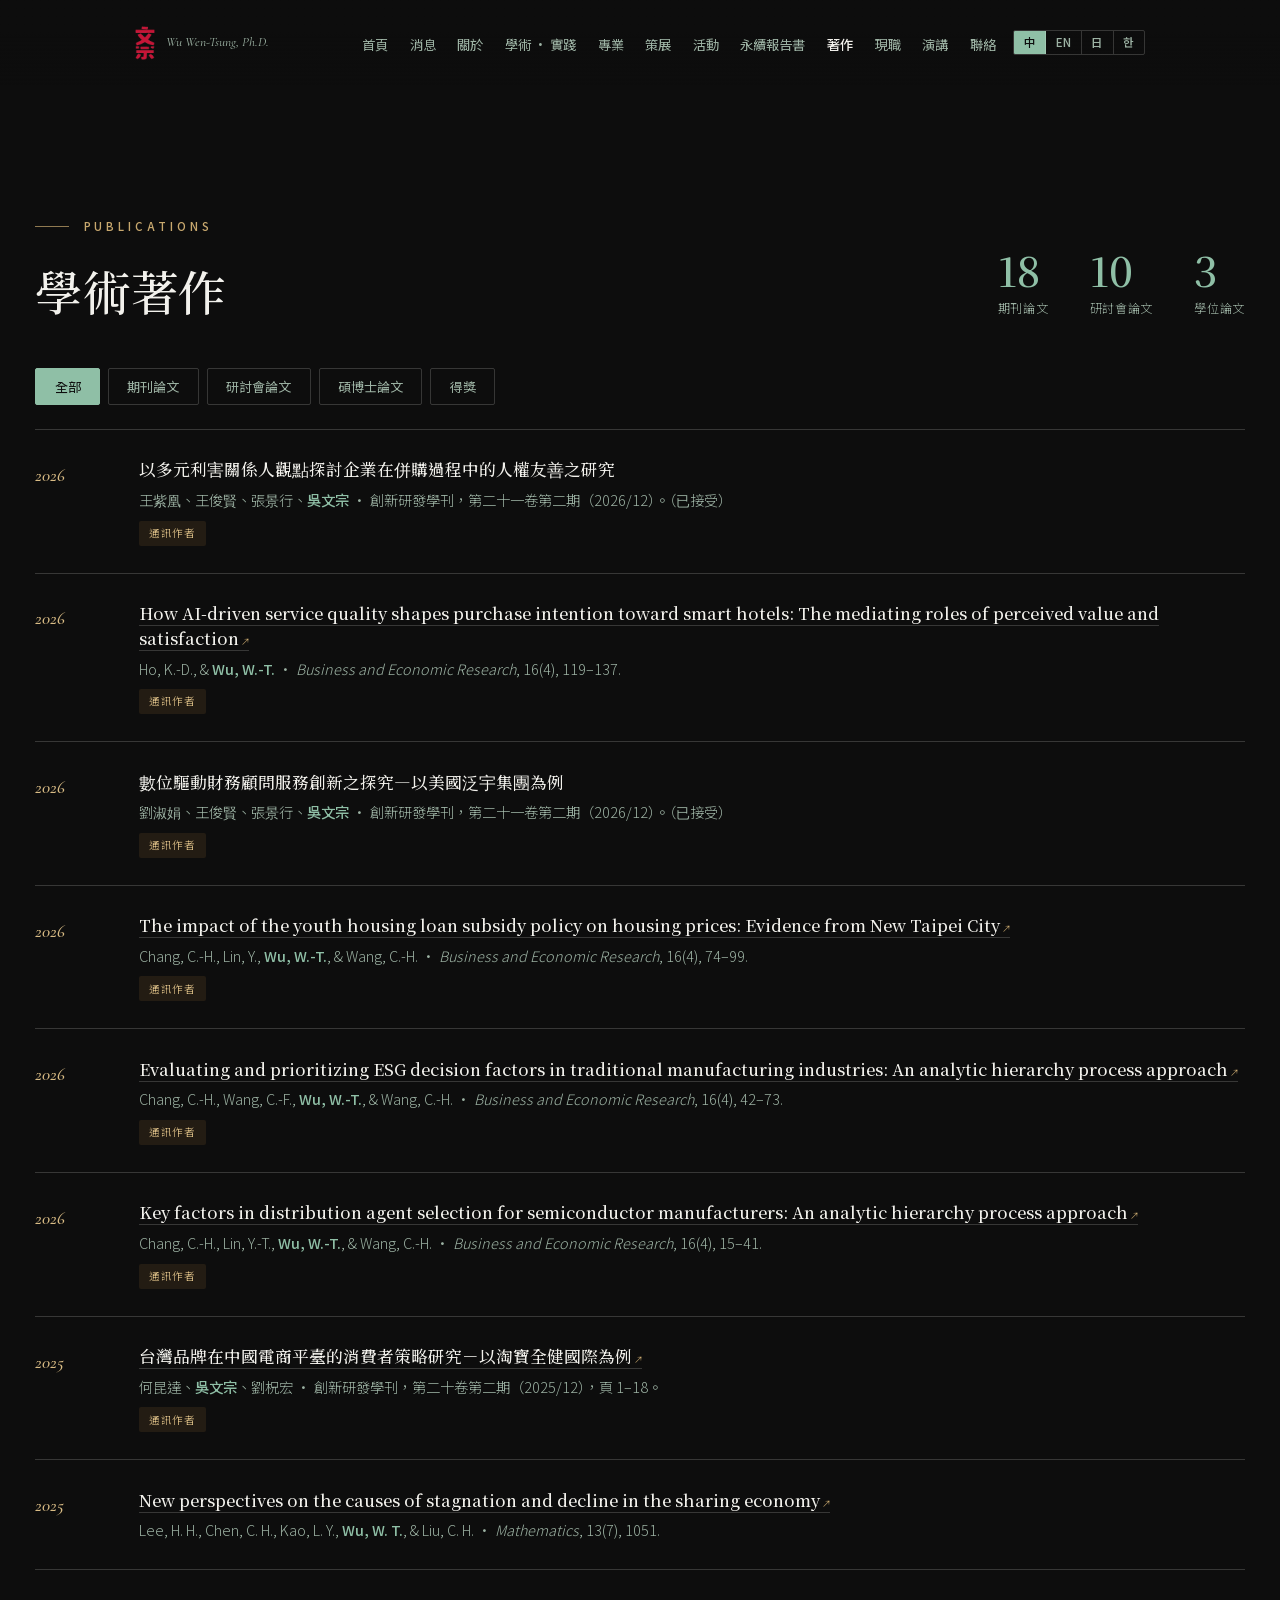
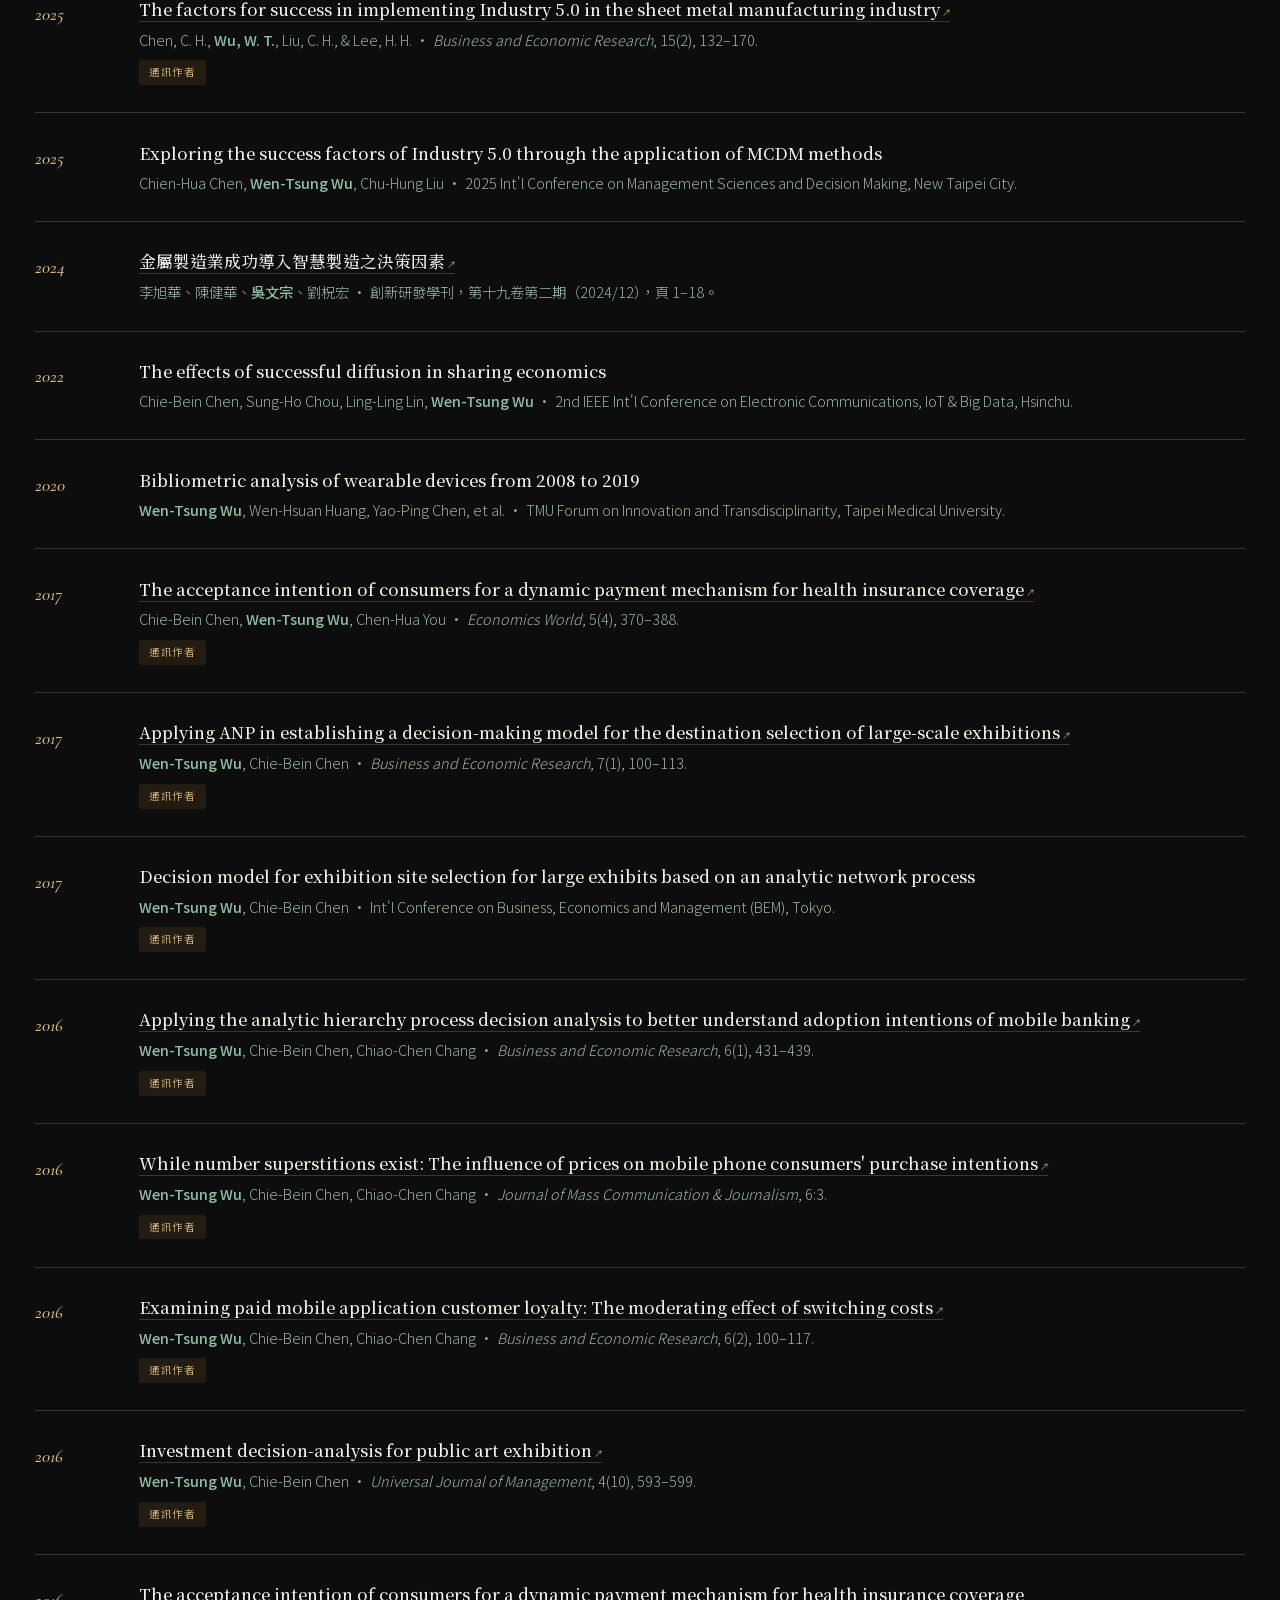
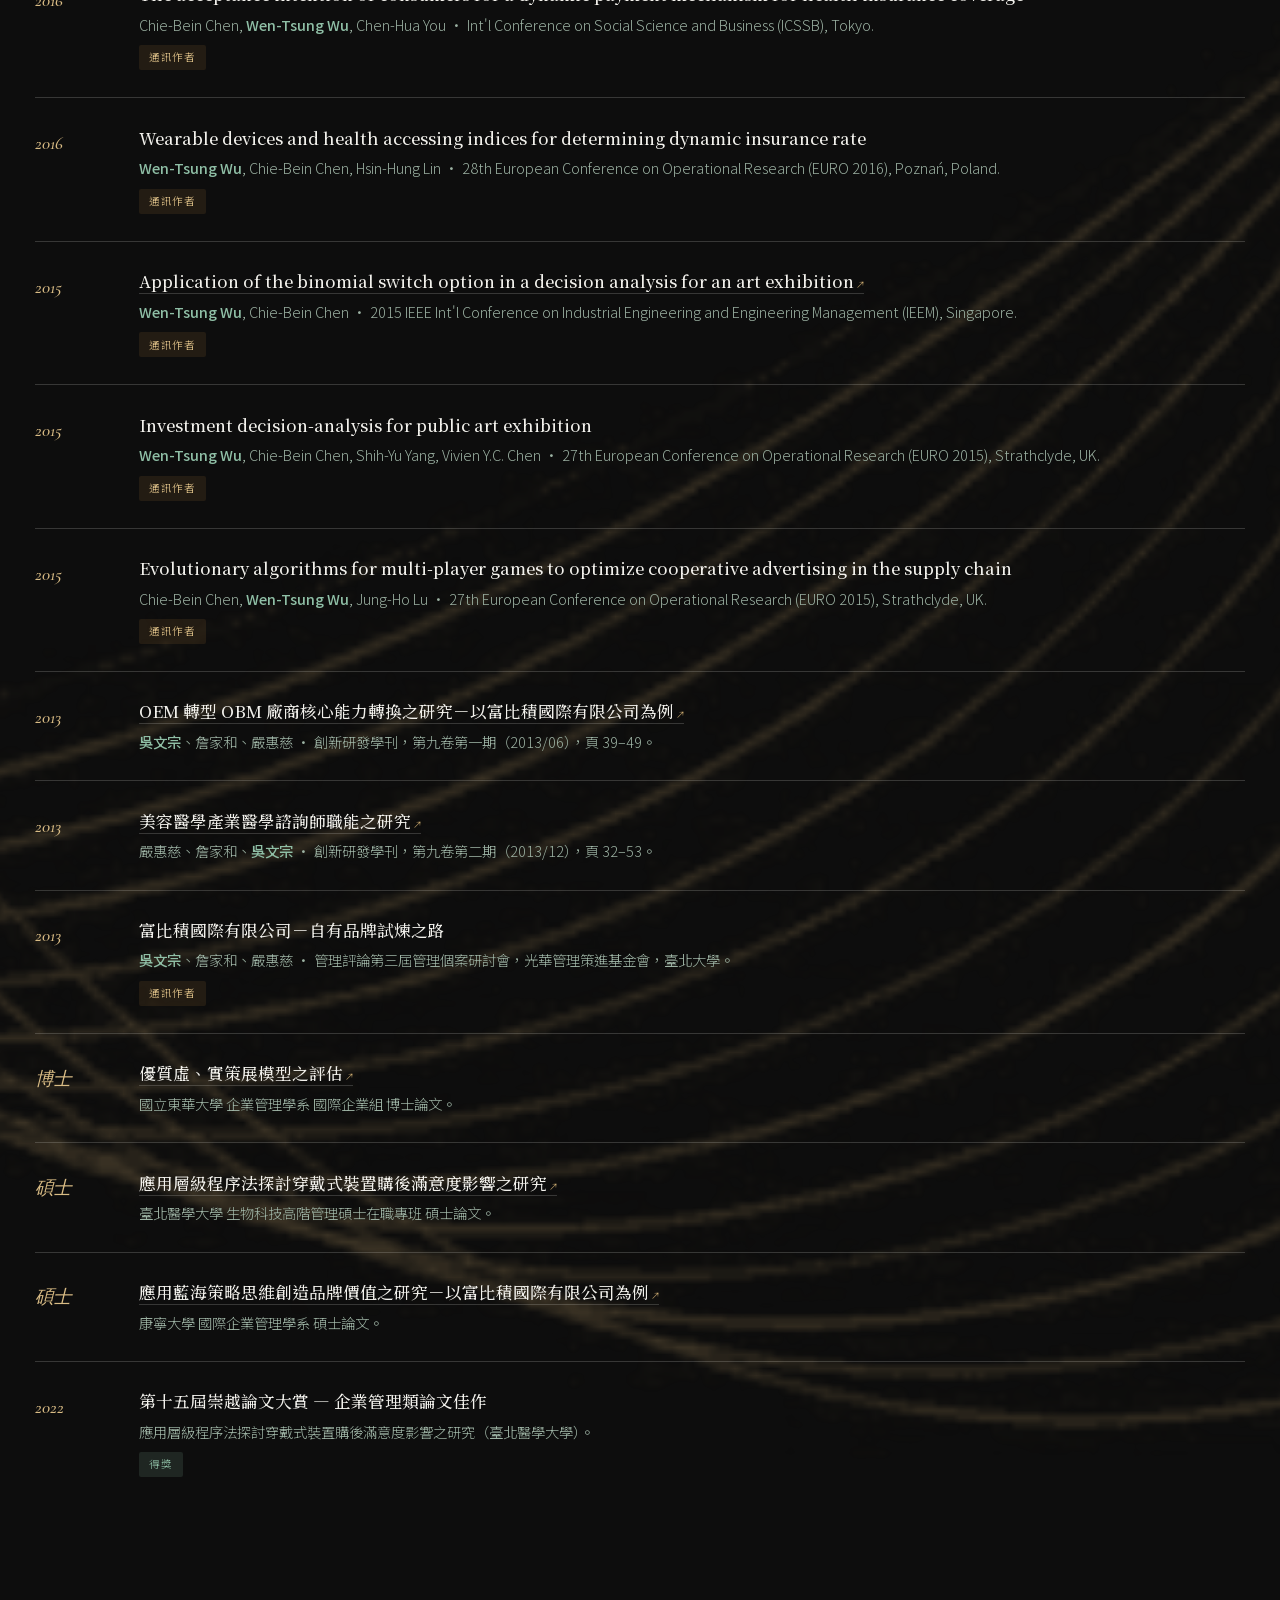
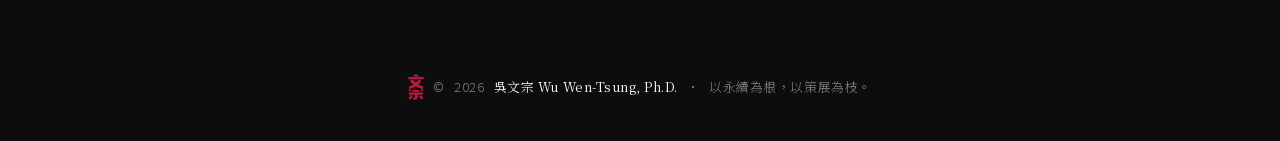
<file: pubs.html>
<!DOCTYPE html>
<html lang="zh-Hant">
<head>
<meta charset="UTF-8">
<meta name="viewport" content="width=device-width, initial-scale=1.0">
<title>著作 Publications｜吳文宗博士 Wu Wen-Tsung, Ph.D. — 永續 · 策展 · 品牌策略</title>
<meta name="description" content="吳文宗博士（Roy Wu）個人網站：ESG 永續策略、體驗策展與品牌經營的跨域實踐者。">
<link rel="stylesheet" href="assets/fonts.css">
<link rel="stylesheet" href="assets/site.css">


  <!-- Google Analytics 4：請將 G-XXXXXXXXXX 換成您的評估 ID -->
  <script async src="https://www.googletagmanager.com/gtag/js?id=G-XXXXXXXXXX"></script>
  <script>
    window.dataLayer = window.dataLayer || [];
    function gtag(){dataLayer.push(arguments);}
    gtag('js', new Date());
    gtag('config', 'G-XXXXXXXXXX');
  </script>
</head>
<body>

<header id="header">
  <div class="nav-inner">
    <div class="brand" data-scroll="home"><img class="brand-logo" src="[data-uri]" alt="文宗"><span class="en">Wu Wen-Tsung, Ph.D.</span></div>
    <div class="nav-right"><nav>
      
      <ul id="navList">
        <li><a data-scroll="home" data-en="Home" data-ja="ホーム" data-ko="홈">首頁</a></li>
        <li><a data-scroll="news" data-en="News" data-ja="お知らせ" data-ko="소식">消息</a></li>
        <li><a data-scroll="about" data-en="About" data-ja="プロフィール" data-ko="소개">關於</a></li>
        <li><a data-scroll="framework" data-en="Practice" data-ja="研究と実践" data-ko="학술과 실천">學術 · 實踐</a></li>
        <li><a data-scroll="expertise" data-en="Expertise" data-ja="専門分野" data-ko="전문 분야">專業</a></li>
        <li><a data-scroll="curation" data-en="Curation" data-ja="キュレーション" data-ko="큐레이션">策展</a></li>
        <li><a data-scroll="events" data-en="Events" data-ja="企画事業" data-ko="행사 기획">活動</a></li>
        <li><a data-scroll="reports" data-en="Sustainability Reports" data-ja="サステナビリティ報告書" data-ko="지속가능경영보고서">永續報告書</a></li>
        <li><a data-scroll="pubs" data-en="Publications" data-ja="研究業績" data-ko="연구 실적">著作</a></li>
        <li><a data-scroll="roles" data-en="Roles" data-ja="現職" data-ko="현직">現職</a></li>
        <li><a data-scroll="speaking" data-en="Speaking" data-ja="講演" data-ko="강연">演講</a></li>
        <li><a data-scroll="contact" data-en="Contact" data-ja="お問い合わせ" data-ko="연락처">聯絡</a></li>
        
      </ul>
    </nav><div class="lang-pick" id="langPick"><button class="lg active" data-lang="zh">中</button><button class="lg" data-lang="en">EN</button><button class="lg" data-lang="ja">日</button><button class="lg" data-lang="ko">한</button></div><button class="menu-toggle" id="menuToggle" aria-label="選單"><svg viewBox="0 0 24 24" fill="none" stroke="currentColor" stroke-width="1.4"><path d="M4 7h16M4 12h16M4 17h16"/></svg></button></div>
  </div>
</header>

<main class="subpage">

<section class="section" id="pubs">
    <div class="wrap">
      <div class="pub-head reveal">
        <div><p class="eyebrow">Publications</p><h2 class="section-title" data-en="Publications" data-ja="研究業績" data-ko="연구 실적">學術著作</h2></div>
        <div class="pub-stats">
          <div class="pub-stat"><b>18</b><span data-en="Journal Articles" data-ja="学術論文" data-ko="학술 논문">期刊論文</span></div>
          <div class="pub-stat"><b>10</b><span data-en="Conference Papers" data-ja="学会発表" data-ko="학회 발표">研討會論文</span></div>
          <div class="pub-stat"><b>3</b><span data-en="Theses" data-ja="学位論文" data-ko="학위 논문">學位論文</span></div>
        </div>
      </div>

      <div class="pub-filters reveal">
        <button class="pf-btn active" data-cat="all" data-en="All" data-ja="すべて" data-ko="전체">全部</button>
        <button class="pf-btn" data-cat="journal" data-en="Journal" data-ja="学術論文" data-ko="학술 논문">期刊論文</button>
        <button class="pf-btn" data-cat="conf" data-en="Conference" data-ja="学会発表" data-ko="학회 발표">研討會論文</button>
        <button class="pf-btn" data-cat="thesis" data-en="Theses" data-ja="学位論文" data-ko="학위 논문">碩博士論文</button>
        <button class="pf-btn" data-cat="award" data-en="Award" data-ja="受賞" data-ko="수상">得獎</button>
      </div>

      <div class="pub-list reveal" id="pubList">
        <div class="pub-item" data-cat="journal"><div class="pub-year">2026</div><div><div class="pub-t" data-en="A study of human rights-friendly practices in corporate mergers and acquisitions from a multi-stakeholder perspective" data-ja="マルチステークホルダーの視点から見る企業M&amp;Aプロセスにおける人権配慮の研究" data-ko="다중 이해관계자 관점에서 본 기업 인수합병 과정의 인권 친화성 연구">以多元利害關係人觀點探討企業在併購過程中的人權友善之研究</div><div class="pub-meta" data-en="Tzu-Huang Wang, Chun-Hsien Wang, Ching-Hsing Chang, &lt;b&gt;Wen-Tsung Wu&lt;/b&gt; · &lt;em&gt;Journal of Innovation Research &amp;amp; Development&lt;/em&gt;, 21(2). (Accepted, Dec 2026)" data-ja="王 紫凰、王 俊賢、張 景行、&lt;b&gt;呉 文宗&lt;/b&gt; · 『創新研発学刊』21巻2号（2026/12）。（採択済み）" data-ko="왕 쯔황, 왕 준셴, 장 징싱, &lt;b&gt;우 원총&lt;/b&gt; · 『창신연발학간』 21권 2호(2026/12). (게재 확정)">王紫凰、王俊賢、張景行、<b>吳文宗</b> · 創新研發學刊，第二十一卷第二期（2026/12）。（已接受）</div><div class="pub-tags"><span class="tag corr" data-en="Corresponding Author" data-ja="責任著者" data-ko="교신저자">通訊作者</span></div></div></div>
        <div class="pub-item" data-cat="journal"><div class="pub-year">2026</div><div><div class="pub-t"><a href="https://www.macrothink.org/journal/index.php/ber/article/view/24049" target="_blank" rel="noopener">How AI-driven service quality shapes purchase intention toward smart hotels: The mediating roles of perceived value and satisfaction<span class="lk">↗</span></a></div><div class="pub-meta">Ho, K.-D., &amp; <b>Wu, W.-T.</b> · <em>Business and Economic Research</em>, 16(4), 119–137.</div><div class="pub-tags"><span class="tag corr" data-en="Corresponding Author" data-ja="責任著者" data-ko="교신저자">通訊作者</span></div></div></div>
        <div class="pub-item" data-cat="journal"><div class="pub-year">2026</div><div><div class="pub-t" data-en="A study of digitally driven financial advisory service innovation: The case of TransGlobal Group (USA)" data-ja="デジタル駆動型ファイナンシャル・アドバイザリーサービス革新の研究——米国泛宇（TransGlobal）グループを例に" data-ko="디지털 기반 재무자문 서비스 혁신 연구 — 미국 TransGlobal(판위) 그룹 사례">數位驅動財務顧問服務創新之探究—以美國泛宇集團為例</div><div class="pub-meta" data-en="Shu-Chuan Liu, Chun-Hsien Wang, Ching-Hsing Chang, &lt;b&gt;Wen-Tsung Wu&lt;/b&gt; · &lt;em&gt;Journal of Innovation Research &amp;amp; Development&lt;/em&gt;, 21(2). (Accepted, Dec 2026)" data-ja="劉 淑娟、王 俊賢、張 景行、&lt;b&gt;呉 文宗&lt;/b&gt; · 『創新研発学刊』21巻2号（2026/12）。（採択済み）" data-ko="류 수쥐안, 왕 준셴, 장 징싱, &lt;b&gt;우 원총&lt;/b&gt; · 『창신연발학간』 21권 2호(2026/12). (게재 확정)">劉淑娟、王俊賢、張景行、<b>吳文宗</b> · 創新研發學刊，第二十一卷第二期（2026/12）。（已接受）</div><div class="pub-tags"><span class="tag corr" data-en="Corresponding Author" data-ja="責任著者" data-ko="교신저자">通訊作者</span></div></div></div>
        <div class="pub-item" data-cat="journal"><div class="pub-year">2026</div><div><div class="pub-t"><a href="https://www.macrothink.org/journal/index.php/ber/article/view/24024/18382" target="_blank" rel="noopener">The impact of the youth housing loan subsidy policy on housing prices: Evidence from New Taipei City<span class="lk">↗</span></a></div><div class="pub-meta">Chang, C.-H., Lin, Y., <b>Wu, W.-T.</b>, &amp; Wang, C.-H. · <em>Business and Economic Research</em>, 16(4), 74–99.</div><div class="pub-tags"><span class="tag corr" data-en="Corresponding Author" data-ja="責任著者" data-ko="교신저자">通訊作者</span></div></div></div>
        <div class="pub-item" data-cat="journal"><div class="pub-year">2026</div><div><div class="pub-t"><a href="https://macrothink.org/journal/index.php/ber/article/view/23989" target="_blank" rel="noopener">Evaluating and prioritizing ESG decision factors in traditional manufacturing industries: An analytic hierarchy process approach<span class="lk">↗</span></a></div><div class="pub-meta">Chang, C.-H., Wang, C.-F., <b>Wu, W.-T.</b>, &amp; Wang, C.-H. · <em>Business and Economic Research</em>, 16(4), 42–73.</div><div class="pub-tags"><span class="tag corr" data-en="Corresponding Author" data-ja="責任著者" data-ko="교신저자">通訊作者</span></div></div></div>
        <div class="pub-item" data-cat="journal"><div class="pub-year">2026</div><div><div class="pub-t"><a href="https://www.macrothink.org/journal/index.php/ber/article/view/23985" target="_blank" rel="noopener">Key factors in distribution agent selection for semiconductor manufacturers: An analytic hierarchy process approach<span class="lk">↗</span></a></div><div class="pub-meta">Chang, C.-H., Lin, Y.-T., <b>Wu, W.-T.</b>, &amp; Wang, C.-H. · <em>Business and Economic Research</em>, 16(4), 15–41.</div><div class="pub-tags"><span class="tag corr" data-en="Corresponding Author" data-ja="責任著者" data-ko="교신저자">通訊作者</span></div></div></div>
        <div class="pub-item" data-cat="journal"><div class="pub-year">2025</div><div><div class="pub-t"><a href="https://www.airitilibrary.com/Article/Detail/18141927-N202601140006-00001" target="_blank" rel="noopener" data-en="A Study on Consumer Strategies of Taiwanese Brands on Chinese E-Commerce Platforms: The Case of Taobao Quan Jian International<span class=&quot;lk&quot;>↗</span>" data-ja="中国ECプラットフォームにおける台湾ブランドの消費者戦略研究——淘宝・全健国際を事例として&lt;span class=&quot;lk&quot;&gt;↗&lt;/span&gt;" data-ko="중국 전자상거래 플랫폼에서의 대만 브랜드 소비자 전략 연구 — 타오바오 취안젠 인터내셔널 사례&lt;span class=&quot;lk&quot;&gt;↗&lt;/span&gt;">台灣品牌在中國電商平臺的消費者策略研究－以淘寶全健國際為例<span class="lk">↗</span></a></div><div class="pub-meta" data-en="Kun-Da Ho, <b>Wen-Tsung Wu</b>, Chu-Hung Liu · <em>Journal of Innovation Research &amp; Development</em>, 20(2), 1–18." data-ja="何 昆達、&lt;b&gt;呉 文宗&lt;/b&gt;、劉 柷宏 · 『創新研発学刊』20巻2号（2025/12）, 1–18頁。" data-ko="허 쿤다, &lt;b&gt;우 원총&lt;/b&gt;, 류 주훙 · 『창신연발학간』 20권 2호(2025/12), 1–18쪽.">何昆達、<b>吳文宗</b>、劉柷宏 · 創新研發學刊，第二十卷第二期（2025/12），頁 1–18。</div><div class="pub-tags"><span class="tag corr" data-en="Corresponding Author" data-ja="責任著者" data-ko="교신저자">通訊作者</span></div></div></div>
        <div class="pub-item" data-cat="journal"><div class="pub-year">2025</div><div><div class="pub-t"><a href="https://www.mdpi.com/2227-7390/13/7/1051" target="_blank" rel="noopener">New perspectives on the causes of stagnation and decline in the sharing economy<span class="lk">↗</span></a></div><div class="pub-meta">Lee, H. H., Chen, C. H., Kao, L. Y., <b>Wu, W. T.</b>, &amp; Liu, C. H. · <em>Mathematics</em>, 13(7), 1051.</div></div></div>
        <div class="pub-item" data-cat="journal"><div class="pub-year">2025</div><div><div class="pub-t"><a href="https://ideas.repec.org/a/mth/ber888/v15y2025i2p132-170.html" target="_blank" rel="noopener">The factors for success in implementing Industry 5.0 in the sheet metal manufacturing industry<span class="lk">↗</span></a></div><div class="pub-meta">Chen, C. H., <b>Wu, W. T.</b>, Liu, C. H., &amp; Lee, H. H. · <em>Business and Economic Research</em>, 15(2), 132–170.</div><div class="pub-tags"><span class="tag corr" data-en="Corresponding Author" data-ja="責任著者" data-ko="교신저자">通訊作者</span></div></div></div>
        <div class="pub-item" data-cat="conf"><div class="pub-year">2025</div><div><div class="pub-t">Exploring the success factors of Industry 5.0 through the application of MCDM methods</div><div class="pub-meta">Chien-Hua Chen, <b>Wen-Tsung Wu</b>, Chu-Hung Liu · 2025 Int'l Conference on Management Sciences and Decision Making, New Taipei City.</div></div></div>
        <div class="pub-item" data-cat="journal"><div class="pub-year">2024</div><div><div class="pub-t"><a href="https://www.airitilibrary.com/Article/Detail/18141927-N202501220021-00001" target="_blank" rel="noopener" data-en="Decision Factors for Successful Implementation of Smart Manufacturing in the Metal Manufacturing Industry<span class=&quot;lk&quot;>↗</span>" data-ja="金属製造業におけるスマート製造の導入成功を決定づける要因&lt;span class=&quot;lk&quot;&gt;↗&lt;/span&gt;" data-ko="금속제조업의 스마트 제조 성공적 도입을 위한 의사결정 요인&lt;span class=&quot;lk&quot;&gt;↗&lt;/span&gt;">金屬製造業成功導入智慧製造之決策因素<span class="lk">↗</span></a></div><div class="pub-meta" data-en="Hsu-Hua Lee, Chien-Hua Chen, <b>Wen-Tsung Wu</b>, Chu-Hung Liu · <em>Journal of Innovation Research &amp; Development</em>, 19(2), 1–18." data-ja="李 旭華、陳 健華、&lt;b&gt;呉 文宗&lt;/b&gt;、劉 柷宏 · 『創新研発学刊』19巻2号（2024/12）, 1–18頁。" data-ko="리 쉬화, 천 젠화, &lt;b&gt;우 원총&lt;/b&gt;, 류 주훙 · 『창신연발학간』 19권 2호(2024/12), 1–18쪽.">李旭華、陳健華、<b>吳文宗</b>、劉柷宏 · 創新研發學刊，第十九卷第二期（2024/12），頁 1–18。</div></div></div>
        <div class="pub-item" data-cat="conf"><div class="pub-year">2022</div><div><div class="pub-t">The effects of successful diffusion in sharing economics</div><div class="pub-meta">Chie-Bein Chen, Sung-Ho Chou, Ling-Ling Lin, <b>Wen-Tsung Wu</b> · 2nd IEEE Int'l Conference on Electronic Communications, IoT &amp; Big Data, Hsinchu.</div></div></div>
        <div class="pub-item" data-cat="conf"><div class="pub-year">2020</div><div><div class="pub-t">Bibliometric analysis of wearable devices from 2008 to 2019</div><div class="pub-meta"><b>Wen-Tsung Wu</b>, Wen-Hsuan Huang, Yao-Ping Chen, et al. · TMU Forum on Innovation and Transdisciplinarity, Taipei Medical University.</div></div></div>
        <div class="pub-item" data-cat="journal"><div class="pub-year">2017</div><div><div class="pub-t"><a href="http://www.davidpublisher.com/index.php/Home/Article/index?id=30045.html" target="_blank" rel="noopener">The acceptance intention of consumers for a dynamic payment mechanism for health insurance coverage<span class="lk">↗</span></a></div><div class="pub-meta">Chie-Bein Chen, <b>Wen-Tsung Wu</b>, Chen-Hua You · <em>Economics World</em>, 5(4), 370–388.</div><div class="pub-tags"><span class="tag corr" data-en="Corresponding Author" data-ja="責任著者" data-ko="교신저자">通訊作者</span></div></div></div>
        <div class="pub-item" data-cat="journal"><div class="pub-year">2017</div><div><div class="pub-t"><a href="https://ideas.repec.org/a/mth/ber888/v7y2017i1p110-113.html" target="_blank" rel="noopener">Applying ANP in establishing a decision-making model for the destination selection of large-scale exhibitions<span class="lk">↗</span></a></div><div class="pub-meta"><b>Wen-Tsung Wu</b>, Chie-Bein Chen · <em>Business and Economic Research</em>, 7(1), 100–113.</div><div class="pub-tags"><span class="tag corr" data-en="Corresponding Author" data-ja="責任著者" data-ko="교신저자">通訊作者</span></div></div></div>
        <div class="pub-item" data-cat="conf"><div class="pub-year">2017</div><div><div class="pub-t">Decision model for exhibition site selection for large exhibits based on an analytic network process</div><div class="pub-meta"><b>Wen-Tsung Wu</b>, Chie-Bein Chen · Int'l Conference on Business, Economics and Management (BEM), Tokyo.</div><div class="pub-tags"><span class="tag corr" data-en="Corresponding Author" data-ja="責任著者" data-ko="교신저자">通訊作者</span></div></div></div>
        <div class="pub-item" data-cat="journal"><div class="pub-year">2016</div><div><div class="pub-t"><a href="https://ideas.repec.org/a/mth/ber888/v6y2016i1p431-439.html" target="_blank" rel="noopener">Applying the analytic hierarchy process decision analysis to better understand adoption intentions of mobile banking<span class="lk">↗</span></a></div><div class="pub-meta"><b>Wen-Tsung Wu</b>, Chie-Bein Chen, Chiao-Chen Chang · <em>Business and Economic Research</em>, 6(1), 431–439.</div><div class="pub-tags"><span class="tag corr" data-en="Corresponding Author" data-ja="責任著者" data-ko="교신저자">通訊作者</span></div></div></div>
        <div class="pub-item" data-cat="journal"><div class="pub-year">2016</div><div><div class="pub-t"><a href="https://pdfs.semanticscholar.org/3abb/a9b66043edb782328ff89dc6933865c8a2c9.pdf" target="_blank" rel="noopener">While number superstitions exist: The influence of prices on mobile phone consumers' purchase intentions<span class="lk">↗</span></a></div><div class="pub-meta"><b>Wen-Tsung Wu</b>, Chie-Bein Chen, Chiao-Chen Chang · <em>Journal of Mass Communication &amp; Journalism</em>, 6:3.</div><div class="pub-tags"><span class="tag corr" data-en="Corresponding Author" data-ja="責任著者" data-ko="교신저자">通訊作者</span></div></div></div>
        <div class="pub-item" data-cat="journal"><div class="pub-year">2016</div><div><div class="pub-t"><a href="http://www.macrothink.org/journal/index.php/ber/article/view/9837" target="_blank" rel="noopener">Examining paid mobile application customer loyalty: The moderating effect of switching costs<span class="lk">↗</span></a></div><div class="pub-meta"><b>Wen-Tsung Wu</b>, Chie-Bein Chen, Chiao-Chen Chang · <em>Business and Economic Research</em>, 6(2), 100–117.</div><div class="pub-tags"><span class="tag corr" data-en="Corresponding Author" data-ja="責任著者" data-ko="교신저자">通訊作者</span></div></div></div>
        <div class="pub-item" data-cat="journal"><div class="pub-year">2016</div><div><div class="pub-t"><a href="https://scholar.google.com/scholar?q=%22Investment+Decision-Analysis+for+Public+Art+Exhibition%22" target="_blank" rel="noopener">Investment decision-analysis for public art exhibition<span class="lk">↗</span></a></div><div class="pub-meta"><b>Wen-Tsung Wu</b>, Chie-Bein Chen · <em>Universal Journal of Management</em>, 4(10), 593–599.</div><div class="pub-tags"><span class="tag corr" data-en="Corresponding Author" data-ja="責任著者" data-ko="교신저자">通訊作者</span></div></div></div>
        <div class="pub-item" data-cat="conf"><div class="pub-year">2016</div><div><div class="pub-t">The acceptance intention of consumers for a dynamic payment mechanism for health insurance coverage</div><div class="pub-meta">Chie-Bein Chen, <b>Wen-Tsung Wu</b>, Chen-Hua You · Int'l Conference on Social Science and Business (ICSSB), Tokyo.</div><div class="pub-tags"><span class="tag corr" data-en="Corresponding Author" data-ja="責任著者" data-ko="교신저자">通訊作者</span></div></div></div>
        <div class="pub-item" data-cat="conf"><div class="pub-year">2016</div><div><div class="pub-t">Wearable devices and health accessing indices for determining dynamic insurance rate</div><div class="pub-meta"><b>Wen-Tsung Wu</b>, Chie-Bein Chen, Hsin-Hung Lin · 28th European Conference on Operational Research (EURO 2016), Poznań, Poland.</div><div class="pub-tags"><span class="tag corr" data-en="Corresponding Author" data-ja="責任著者" data-ko="교신저자">通訊作者</span></div></div></div>
        <div class="pub-item" data-cat="conf"><div class="pub-year">2015</div><div><div class="pub-t"><a href="https://ieeexplore.ieee.org/document/7385705" target="_blank" rel="noopener">Application of the binomial switch option in a decision analysis for an art exhibition<span class="lk">↗</span></a></div><div class="pub-meta"><b>Wen-Tsung Wu</b>, Chie-Bein Chen · 2015 IEEE Int'l Conference on Industrial Engineering and Engineering Management (IEEM), Singapore.</div><div class="pub-tags"><span class="tag corr" data-en="Corresponding Author" data-ja="責任著者" data-ko="교신저자">通訊作者</span></div></div></div>
        <div class="pub-item" data-cat="conf"><div class="pub-year">2015</div><div><div class="pub-t">Investment decision-analysis for public art exhibition</div><div class="pub-meta"><b>Wen-Tsung Wu</b>, Chie-Bein Chen, Shih-Yu Yang, Vivien Y.C. Chen · 27th European Conference on Operational Research (EURO 2015), Strathclyde, UK.</div><div class="pub-tags"><span class="tag corr" data-en="Corresponding Author" data-ja="責任著者" data-ko="교신저자">通訊作者</span></div></div></div>
        <div class="pub-item" data-cat="conf"><div class="pub-year">2015</div><div><div class="pub-t">Evolutionary algorithms for multi-player games to optimize cooperative advertising in the supply chain</div><div class="pub-meta">Chie-Bein Chen, <b>Wen-Tsung Wu</b>, Jung-Ho Lu · 27th European Conference on Operational Research (EURO 2015), Strathclyde, UK.</div><div class="pub-tags"><span class="tag corr" data-en="Corresponding Author" data-ja="責任著者" data-ko="교신저자">通訊作者</span></div></div></div>
        <div class="pub-item" data-cat="journal"><div class="pub-year">2013</div><div><div class="pub-t"><a href="https://www.airitilibrary.com/Article/Detail/18141927-201306-201307050018-201307050018-39-49" target="_blank" rel="noopener" data-en="Core Competence Transformation from OEM to OBM: The Case of Forbes International Co., Ltd.<span class=&quot;lk&quot;>↗</span>" data-ja="OEMからOBMへの転換におけるメーカーのコア・コンピタンス転換研究——富比積国際有限公司を事例として&lt;span class=&quot;lk&quot;&gt;↗&lt;/span&gt;" data-ko="OEM에서 OBM으로의 전환에 따른 제조사 핵심 역량 전환 연구 — 푸비지 인터내셔널 사례&lt;span class=&quot;lk&quot;&gt;↗&lt;/span&gt;">OEM 轉型 OBM 廠商核心能力轉換之研究－以富比積國際有限公司為例<span class="lk">↗</span></a></div><div class="pub-meta" data-en="<b>Wen-Tsung Wu</b>, Chia-Ho Chan, Hui-Tzu Yen · <em>Journal of Innovation Research &amp; Development</em>, 9(1), 39–49." data-ja="&lt;b&gt;呉 文宗&lt;/b&gt;、詹 家和、厳 恵慈 · 『創新研発学刊』9巻1号（2013/06）, 39–49頁。" data-ko="&lt;b&gt;우 원총&lt;/b&gt;, 잔 자허, 옌 후이츠 · 『창신연발학간』 9권 1호(2013/06), 39–49쪽."><b>吳文宗</b>、詹家和、嚴惠慈 · 創新研發學刊，第九卷第一期（2013/06），頁 39–49。</div></div></div>
        <div class="pub-item" data-cat="journal"><div class="pub-year">2013</div><div><div class="pub-t"><a href="https://www.airitilibrary.com/Article/Detail/18141927-201312-201402210020-201402210020-32-53" target="_blank" rel="noopener" data-en="A Study on the Competence of Medical Consultants in the Aesthetic Medicine Industry<span class=&quot;lk&quot;>↗</span>" data-ja="美容医療産業における医療コンサルタントの職務能力に関する研究&lt;span class=&quot;lk&quot;&gt;↗&lt;/span&gt;" data-ko="미용의료 산업 의료상담사의 직무역량에 관한 연구&lt;span class=&quot;lk&quot;&gt;↗&lt;/span&gt;">美容醫學產業醫學諮詢師職能之研究<span class="lk">↗</span></a></div><div class="pub-meta" data-en="Hui-Tzu Yen, Chia-Ho Chan, <b>Wen-Tsung Wu</b> · <em>Journal of Innovation Research &amp; Development</em>, 9(2), 32–53." data-ja="厳 恵慈、詹 家和、&lt;b&gt;呉 文宗&lt;/b&gt; · 『創新研発学刊』9巻2号（2013/12）, 32–53頁。" data-ko="옌 후이츠, 잔 자허, &lt;b&gt;우 원총&lt;/b&gt; · 『창신연발학간』 9권 2호(2013/12), 32–53쪽.">嚴惠慈、詹家和、<b>吳文宗</b> · 創新研發學刊，第九卷第二期（2013/12），頁 32–53。</div></div></div>
        <div class="pub-item" data-cat="conf"><div class="pub-year">2013</div><div><div class="pub-t" data-en="Forbes International: The Trials of Building an Own Brand" data-ja="富比積国際有限公司——自社ブランド構築への試練の道" data-ko="푸비지 인터내셔널 — 자체 브랜드 구축의 시련">富比積國際有限公司－自有品牌試煉之路</div><div class="pub-meta" data-en="<b>Wen-Tsung Wu</b>, Chia-Ho Chan, Hui-Tzu Yen · 3rd Management Case Conference, Kuang Hua Foundation, National Taipei University." data-ja="&lt;b&gt;呉 文宗&lt;/b&gt;、詹 家和、厳 恵慈 · 『管理評論』第3回 経営ケース研究会、光華管理策進基金会、国立台北大学。" data-ko="&lt;b&gt;우 원총&lt;/b&gt;, 잔 자허, 옌 후이츠 · 『관리평론』 제3회 경영사례 연구회, 광화관리책진기금회, 국립타이베이대학교."><b>吳文宗</b>、詹家和、嚴惠慈 · 管理評論第三屆管理個案研討會，光華管理策進基金會，臺北大學。</div><div class="pub-tags"><span class="tag corr" data-en="Corresponding Author" data-ja="責任著者" data-ko="교신저자">通訊作者</span></div></div></div>
        <div class="pub-item" data-cat="thesis"><div class="pub-year" data-en="Doctoral" data-ja="博士" data-ko="박사">博士</div><div><div class="pub-t"><a href="https://hdl.handle.net/11296/67q342" target="_blank" rel="noopener" data-en="Evaluation of High-Quality Virtual and Physical Exhibition Models<span class=&quot;lk&quot;>↗</span>" data-ja="優れた仮想・実体展覧会モデルの評価&lt;span class=&quot;lk&quot;&gt;↗&lt;/span&gt;" data-ko="우수 가상·실물 전시 모델의 평가&lt;span class=&quot;lk&quot;&gt;↗&lt;/span&gt;">優質虛、實策展模型之評估<span class="lk">↗</span></a></div><div class="pub-meta" data-en="Doctoral dissertation, Dept. of Business Administration (International Business), National Dong Hwa University." data-ja="国立東華大学 経営学系 国際企業コース 博士論文。" data-ko="국립둥화대학교 경영학과 국제경영 전공 박사학위 논문.">國立東華大學 企業管理學系 國際企業組 博士論文。</div></div></div>
        <div class="pub-item" data-cat="thesis"><div class="pub-year" data-en="Master’s" data-ja="修士" data-ko="석사">碩士</div><div><div class="pub-t"><a href="https://hdl.handle.net/11296/pwa92g" target="_blank" rel="noopener" data-en="Applying the Analytic Hierarchy Process to Post-Purchase Satisfaction with Wearable Devices<span class=&quot;lk&quot;>↗</span>" data-ja="階層分析法（AHP）によるウェアラブル端末の購入後満足度への影響に関する研究&lt;span class=&quot;lk&quot;&gt;↗&lt;/span&gt;" data-ko="계층분석법(AHP)을 활용한 웨어러블 기기 구매 후 만족도 영향 연구&lt;span class=&quot;lk&quot;&gt;↗&lt;/span&gt;">應用層級程序法探討穿戴式裝置購後滿意度影響之研究<span class="lk">↗</span></a></div><div class="pub-meta" data-en="Master’s thesis, EMBA in Biotechnology Management, Taipei Medical University." data-ja="台北医学大学 バイオテクノロジー高等経営 修士課程（社会人向け） 修士論文。" data-ko="타이베이의학대학교 생명공학 고위경영 석사과정 석사학위 논문.">臺北醫學大學 生物科技高階管理碩士在職專班 碩士論文。</div></div></div>
        <div class="pub-item" data-cat="thesis"><div class="pub-year" data-en="Master’s" data-ja="修士" data-ko="석사">碩士</div><div><div class="pub-t"><a href="https://hdl.handle.net/11296/wd4f69" target="_blank" rel="noopener" data-en="Creating Brand Value through Blue Ocean Strategy: The Case of Forbes International Co., Ltd.<span class=&quot;lk&quot;>↗</span>" data-ja="ブルー・オーシャン戦略思考によるブランド価値創造の研究——富比積国際有限公司を事例として&lt;span class=&quot;lk&quot;&gt;↗&lt;/span&gt;" data-ko="블루오션 전략 사고를 통한 브랜드 가치 창출 연구 — 푸비지 인터내셔널 사례&lt;span class=&quot;lk&quot;&gt;↗&lt;/span&gt;">應用藍海策略思維創造品牌價值之研究－以富比積國際有限公司為例<span class="lk">↗</span></a></div><div class="pub-meta" data-en="Master’s thesis, Dept. of International Business Management, University of Kang Ning." data-ja="康寧大学 国際企業管理学系 修士論文。" data-ko="캉닝대학교 국제경영관리학과 석사학위 논문.">康寧大學 國際企業管理學系 碩士論文。</div></div></div>
        <div class="pub-item" data-cat="award"><div class="pub-year">2022</div><div><div class="pub-t" data-en="15th TSC Thesis Award — Honourable Mention, Business Management" data-ja="第15回 崇越論文大賞 — 経営管理部門 佳作" data-ko="제15회 충웨 논문대상 — 경영관리 부문 가작">第十五屆崇越論文大賞 — 企業管理類論文佳作</div><div class="pub-meta" data-en="For research applying the AHP to post-purchase satisfaction with wearable devices (Taipei Medical University)." data-ja="『階層分析法によるウェアラブル端末の購入後満足度に関する研究』（台北医学大学）。" data-ko="『계층분석법을 활용한 웨어러블 기기 구매 후 만족도 연구』(타이베이의학대학교).">應用層級程序法探討穿戴式裝置購後滿意度影響之研究（臺北醫學大學）。</div><div class="pub-tags"><span class="tag honor" data-en="Award" data-ja="受賞" data-ko="수상">得獎</span></div></div></div>
      </div>
    </div>
  </section>

</main>

<footer><img class="footer-logo" src="[data-uri]" alt="文宗">© <span id="yr"></span> <b data-en="Wu Wen-Tsung, Ph.D." data-ja="呉 文宗 博士" data-ko="우 원총 박사">吳文宗 Wu Wen-Tsung, Ph.D.</b> · <span data-en="Rooted in sustainability, branching into curation." data-ja="サステナビリティを根とし、キュレーションを枝とする。" data-ko="지속가능성을 뿌리로, 큐레이션을 가지로.">以永續為根，以策展為枝。</span></footer>

<script src="assets/site.js"></script>
</body>
</html>
</file>
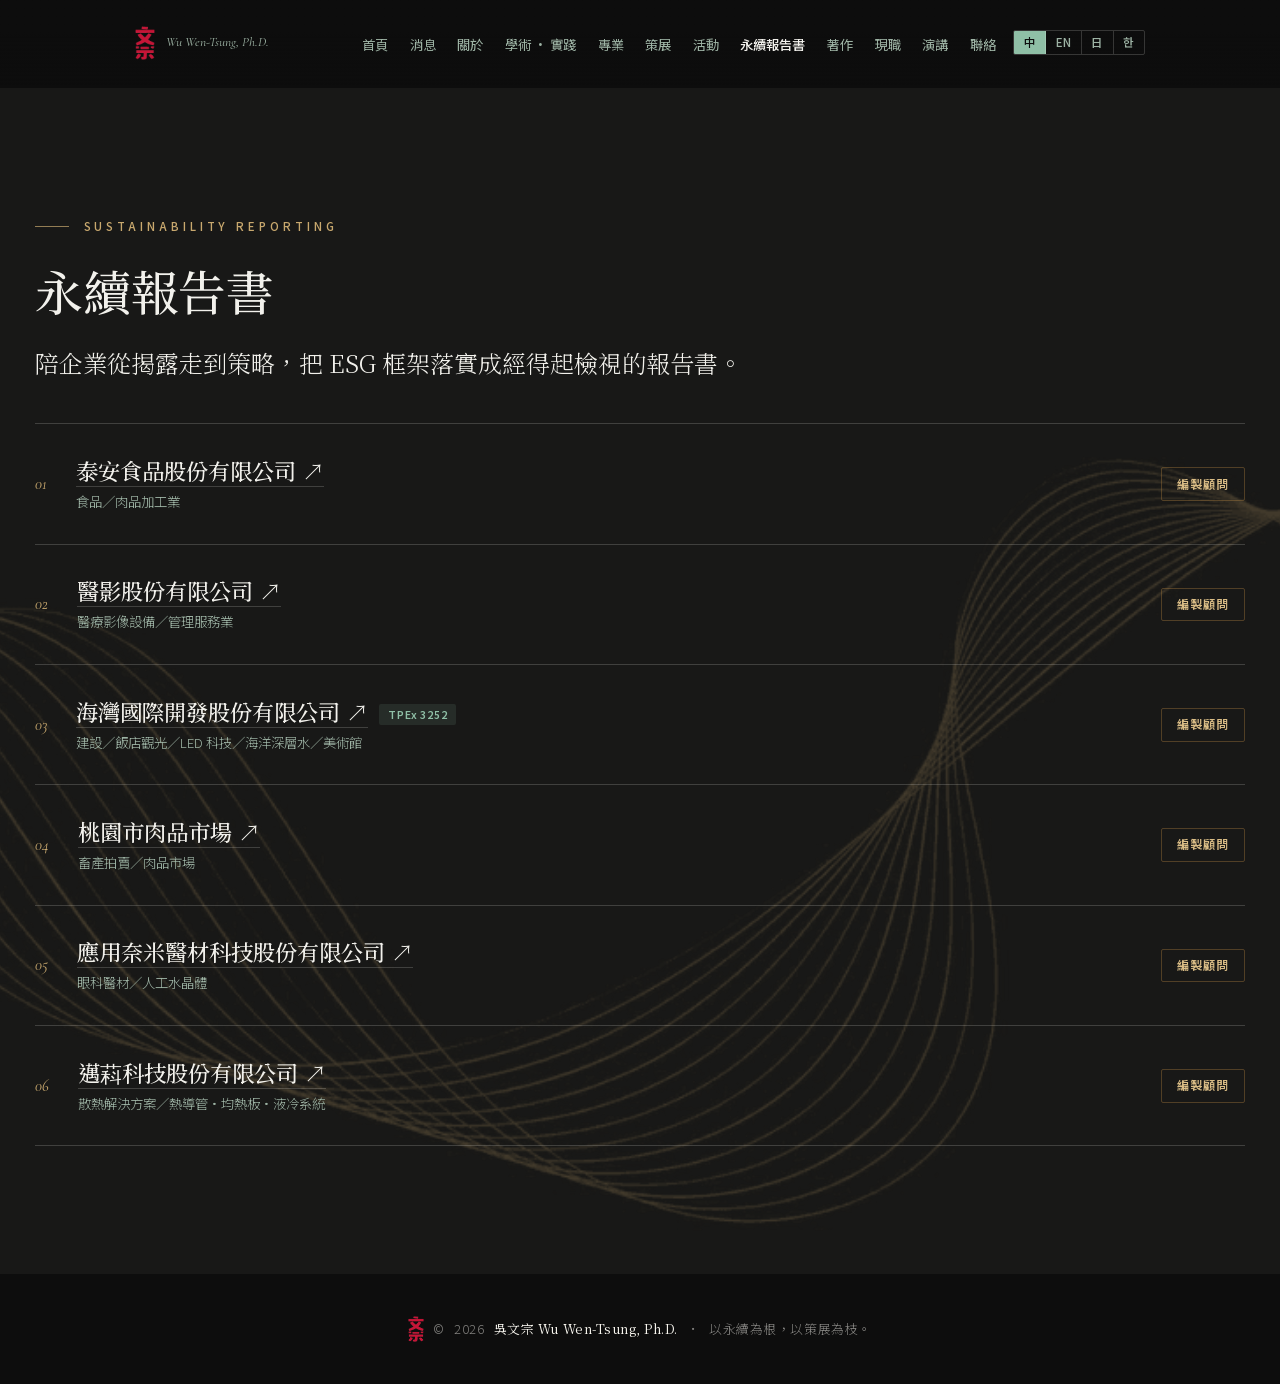
<file: reports.html>
<!DOCTYPE html>
<html lang="zh-Hant">
<head>
<meta charset="UTF-8">
<meta name="viewport" content="width=device-width, initial-scale=1.0">
<title>永續報告書 Sustainability Reports｜吳文宗博士 Wu Wen-Tsung, Ph.D. — 永續 · 策展 · 品牌策略</title>
<meta name="description" content="吳文宗博士（Roy Wu）個人網站：ESG 永續策略、體驗策展與品牌經營的跨域實踐者。">
<link rel="stylesheet" href="assets/fonts.css">
<link rel="stylesheet" href="assets/site.css">


  <!-- Google Analytics 4：請將 G-XXXXXXXXXX 換成您的評估 ID -->
  <script async src="https://www.googletagmanager.com/gtag/js?id=G-XXXXXXXXXX"></script>
  <script>
    window.dataLayer = window.dataLayer || [];
    function gtag(){dataLayer.push(arguments);}
    gtag('js', new Date());
    gtag('config', 'G-XXXXXXXXXX');
  </script>
</head>
<body>

<header id="header">
  <div class="nav-inner">
    <div class="brand" data-scroll="home"><img class="brand-logo" src="[data-uri]" alt="文宗"><span class="en">Wu Wen-Tsung, Ph.D.</span></div>
    <div class="nav-right"><nav>
      
      <ul id="navList">
        <li><a data-scroll="home" data-en="Home" data-ja="ホーム" data-ko="홈">首頁</a></li>
        <li><a data-scroll="news" data-en="News" data-ja="お知らせ" data-ko="소식">消息</a></li>
        <li><a data-scroll="about" data-en="About" data-ja="プロフィール" data-ko="소개">關於</a></li>
        <li><a data-scroll="framework" data-en="Practice" data-ja="研究と実践" data-ko="학술과 실천">學術 · 實踐</a></li>
        <li><a data-scroll="expertise" data-en="Expertise" data-ja="専門分野" data-ko="전문 분야">專業</a></li>
        <li><a data-scroll="curation" data-en="Curation" data-ja="キュレーション" data-ko="큐레이션">策展</a></li>
        <li><a data-scroll="events" data-en="Events" data-ja="企画事業" data-ko="행사 기획">活動</a></li>
        <li><a data-scroll="reports" data-en="Sustainability Reports" data-ja="サステナビリティ報告書" data-ko="지속가능경영보고서">永續報告書</a></li>
        <li><a data-scroll="pubs" data-en="Publications" data-ja="研究業績" data-ko="연구 실적">著作</a></li>
        <li><a data-scroll="roles" data-en="Roles" data-ja="現職" data-ko="현직">現職</a></li>
        <li><a data-scroll="speaking" data-en="Speaking" data-ja="講演" data-ko="강연">演講</a></li>
        <li><a data-scroll="contact" data-en="Contact" data-ja="お問い合わせ" data-ko="연락처">聯絡</a></li>
        
      </ul>
    </nav><div class="lang-pick" id="langPick"><button class="lg active" data-lang="zh">中</button><button class="lg" data-lang="en">EN</button><button class="lg" data-lang="ja">日</button><button class="lg" data-lang="ko">한</button></div><button class="menu-toggle" id="menuToggle" aria-label="選單"><svg viewBox="0 0 24 24" fill="none" stroke="currentColor" stroke-width="1.4"><path d="M4 7h16M4 12h16M4 17h16"/></svg></button></div>
  </div>
</header>

<main class="subpage">

<section class="section reports" id="reports">
    <div class="wrap">
      <div class="reveal">
        <p class="eyebrow">Sustainability Reporting</p>
        <h2 class="section-title" data-en="Sustainability Reports" data-ja="サステナビリティ報告書" data-ko="지속가능경영보고서">永續報告書</h2>
        <p class="lead" style="margin-top:1.4rem" data-en="&lt;span class=&quot;cl&quot;&gt;Guiding companies from disclosure to strategy —&lt;/span&gt; &lt;span class=&quot;cl&quot;&gt;turning ESG frameworks into reports that hold up.&lt;/span&gt;" data-ja="&lt;span class=&quot;cl&quot;&gt;開示から戦略へ。&lt;/span&gt;&lt;span class=&quot;cl&quot;&gt;ESGのフレームワークを、検証に耐える報告書へと落とし込みます。&lt;/span&gt;" data-ko="&lt;span class=&quot;cl&quot;&gt;공시에서 전략으로.&lt;/span&gt; &lt;span class=&quot;cl&quot;&gt;ESG 프레임워크를 검증을 견디는 보고서로 구현합니다.&lt;/span&gt;"><span class="cl">陪企業從揭露走到策略，</span><span class="cl">把 ESG 框架落實成經得起檢視的報告書。</span></p>
      </div>
      <div class="rp-list reveal">
        <!--
          ===== 新增一本報告書 =====
          複製一整組 <div class="rp-row">…</div>。公司名要連到報告書 PDF，就把 href 換成 PDF 網址。
        -->
        <div class="rp-row">
          <span class="rp-idx">01</span>
          <div class="rp-main">
            <span class="rp-co"><a href="https://www.taian-fd.com.tw/" target="_blank" rel="noopener" data-en="Taian Food Co., Ltd. ↗" data-ja="泰安食品株式会社 ↗" data-ko="타이안 식품 주식회사 ↗">泰安食品股份有限公司 ↗</a></span>
            <span class="rp-ind" data-en="Food &amp; Meat Processing" data-ja="食品・食肉加工" data-ko="식품·육가공">食品／肉品加工業</span>
          </div>
          <span class="rp-role" data-en="Report Consultant" data-ja="報告書 編集顧問" data-ko="보고서 편찬 자문">編製顧問</span>
        </div>
        <div class="rp-row">
          <span class="rp-idx">02</span>
          <div class="rp-main">
            <span class="rp-co"><a href="https://www.mic-tw.com/" target="_blank" rel="noopener" data-en="Medical Imaging Corporation ↗" data-ja="医影株式会社 ↗" data-ko="이잉(醫影) 주식회사 ↗">醫影股份有限公司 ↗</a></span>
            <span class="rp-ind" data-en="Medical Imaging Equipment &amp; Services" data-ja="医療画像機器・管理サービス" data-ko="의료영상 장비·관리 서비스">醫療影像設備／管理服務業</span>
          </div>
          <span class="rp-role" data-en="Report Consultant" data-ja="報告書 編集顧問" data-ko="보고서 편찬 자문">編製顧問</span>
        </div>
        <div class="rp-row">
          <span class="rp-idx">03</span>
          <div class="rp-main">
            <span class="rp-co"><a href="http://www.haiwan.tw/" target="_blank" rel="noopener" data-en="Hai-Wan International Development Co., Ltd. ↗" data-ja="海湾国際開発株式会社 ↗" data-ko="하이완 국제개발 주식회사 ↗">海灣國際開發股份有限公司 ↗</a><span class="rp-tk">TPEx 3252</span></span>
            <span class="rp-ind" data-en="Construction · Hospitality · LED · Deep Sea Water · Museum" data-ja="建設 · ホテル観光 · LED · 海洋深層水 · 美術館" data-ko="건설 · 호텔관광 · LED · 해양심층수 · 미술관">建設／飯店觀光／LED 科技／海洋深層水／美術館</span>
          </div>
          <span class="rp-role" data-en="Report Consultant" data-ja="報告書 編集顧問" data-ko="보고서 편찬 자문">編製顧問</span>
        </div>
        <div class="rp-row">
          <span class="rp-idx">04</span>
          <div class="rp-main">
            <span class="rp-co"><a href="https://www.facebook.com/taoyuanmeat/" target="_blank" rel="noopener" data-en="Taoyuan Meat Market ↗" data-ja="桃園市 食肉市場 ↗" data-ko="타오위안시 식육시장 ↗">桃園市肉品市場 ↗</a></span>
            <span class="rp-ind" data-en="Livestock Auction &amp; Meat Market" data-ja="食肉市場・畜産セリ" data-ko="축산 경매·식육 시장">畜產拍賣／肉品市場</span>
          </div>
          <span class="rp-role" data-en="Report Consultant" data-ja="報告書 編集顧問" data-ko="보고서 편찬 자문">編製顧問</span>
        </div>
        <div class="rp-row">
          <span class="rp-idx">05</span>
          <div class="rp-main">
            <span class="rp-co"><a href="https://www.icaresmedicus.com/" target="_blank" rel="noopener" data-en="ICARES Medicus, Inc. ↗" data-ja="応用奈米医材科技株式会社 ↗" data-ko="잉용나미 의료소재과기 주식회사 ↗">應用奈米醫材科技股份有限公司 ↗</a></span>
            <span class="rp-ind" data-en="Ophthalmic Medical Devices — Intraocular Lenses" data-ja="眼科医療機器・眼内レンズ" data-ko="안과 의료기기·인공수정체">眼科醫材／人工水晶體</span>
          </div>
          <span class="rp-role" data-en="Report Consultant" data-ja="報告書 編集顧問" data-ko="보고서 편찬 자문">編製顧問</span>
        </div>
        <div class="rp-row">
          <span class="rp-idx">06</span>
          <div class="rp-main">
            <span class="rp-co"><a href="https://www.microloops.com/web/csr/csr.jsp?cp_id=CP1200000000003" target="_blank" rel="noopener" data-en="Microloops Corp. ↗" data-ja="邁萪科技株式会社 ↗" data-ko="마이커 테크놀로지 주식회사 ↗">邁萪科技股份有限公司 ↗</a></span>
            <span class="rp-ind" data-en="Thermal Solutions — Heat Pipes, Vapour Chambers, Liquid Cooling" data-ja="放熱ソリューション（ヒートパイプ・ベイパーチャンバー・液冷）" data-ko="방열 솔루션 (히트파이프·베이퍼챔버·수랭)">散熱解決方案／熱導管・均熱板・液冷系統</span>
          </div>
          <span class="rp-role" data-en="Report Consultant" data-ja="報告書 編集顧問" data-ko="보고서 편찬 자문">編製顧問</span>
        </div>
      </div>
    </div>
  </section>

</main>

<footer><img class="footer-logo" src="[data-uri]" alt="文宗">© <span id="yr"></span> <b data-en="Wu Wen-Tsung, Ph.D." data-ja="呉 文宗 博士" data-ko="우 원총 박사">吳文宗 Wu Wen-Tsung, Ph.D.</b> · <span data-en="Rooted in sustainability, branching into curation." data-ja="サステナビリティを根とし、キュレーションを枝とする。" data-ko="지속가능성을 뿌리로, 큐레이션을 가지로.">以永續為根，以策展為枝。</span></footer>

<script src="assets/site.js"></script>
</body>
</html>
</file>
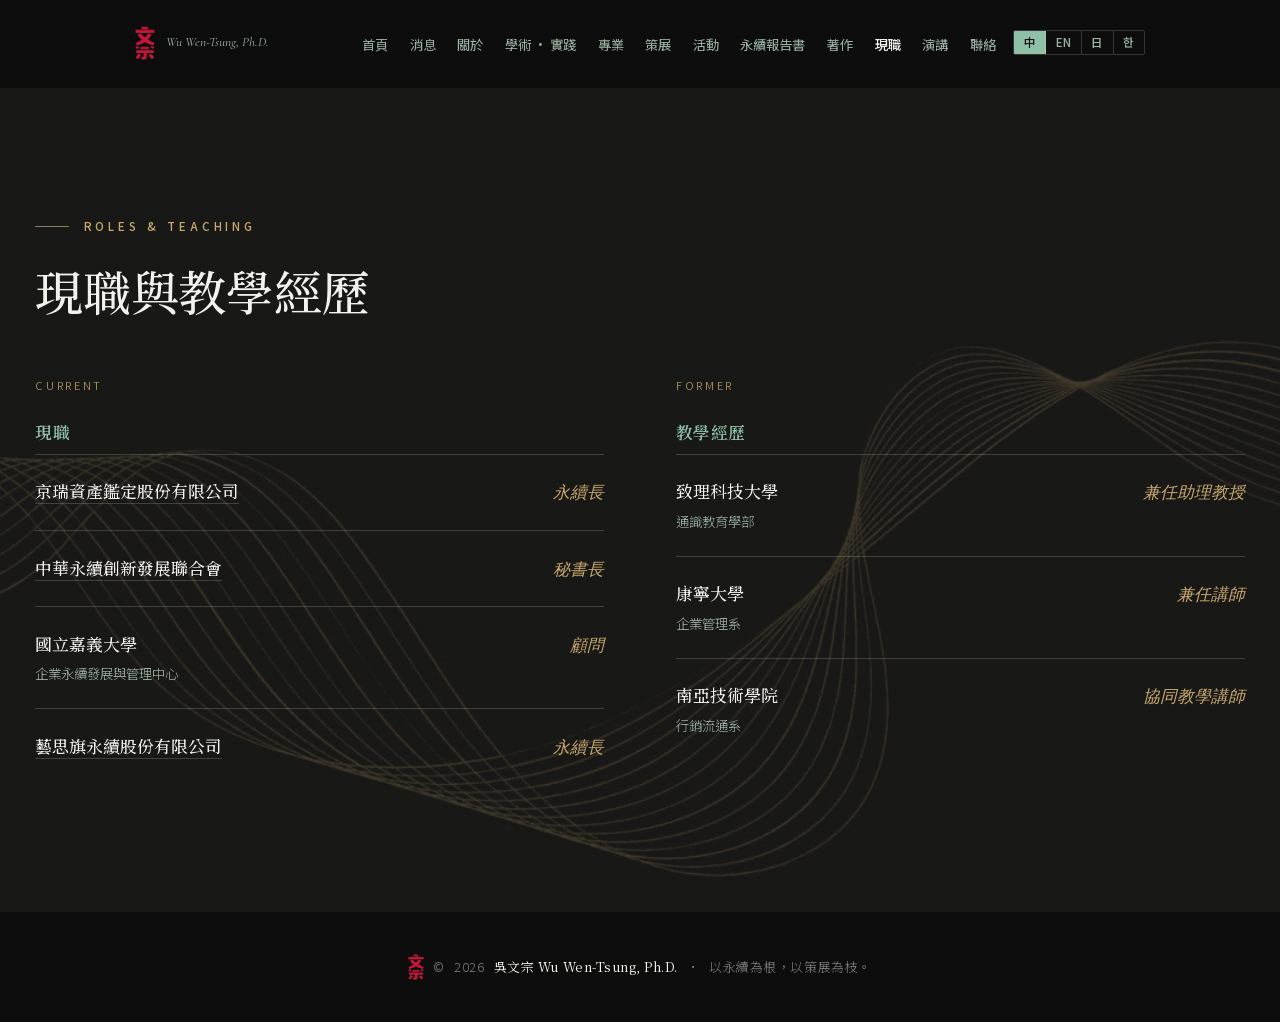
<file: roles.html>
<!DOCTYPE html>
<html lang="zh-Hant">
<head>
<meta charset="UTF-8">
<meta name="viewport" content="width=device-width, initial-scale=1.0">
<title>現職 Roles｜吳文宗博士 Wu Wen-Tsung, Ph.D. — 永續 · 策展 · 品牌策略</title>
<meta name="description" content="吳文宗博士（Roy Wu）個人網站：ESG 永續策略、體驗策展與品牌經營的跨域實踐者。">
<link rel="stylesheet" href="assets/fonts.css">
<link rel="stylesheet" href="assets/site.css">


  <!-- Google Analytics 4：請將 G-XXXXXXXXXX 換成您的評估 ID -->
  <script async src="https://www.googletagmanager.com/gtag/js?id=G-XXXXXXXXXX"></script>
  <script>
    window.dataLayer = window.dataLayer || [];
    function gtag(){dataLayer.push(arguments);}
    gtag('js', new Date());
    gtag('config', 'G-XXXXXXXXXX');
  </script>
</head>
<body>

<header id="header">
  <div class="nav-inner">
    <div class="brand" data-scroll="home"><img class="brand-logo" src="[data-uri]" alt="文宗"><span class="en">Wu Wen-Tsung, Ph.D.</span></div>
    <div class="nav-right"><nav>
      
      <ul id="navList">
        <li><a data-scroll="home" data-en="Home" data-ja="ホーム" data-ko="홈">首頁</a></li>
        <li><a data-scroll="news" data-en="News" data-ja="お知らせ" data-ko="소식">消息</a></li>
        <li><a data-scroll="about" data-en="About" data-ja="プロフィール" data-ko="소개">關於</a></li>
        <li><a data-scroll="framework" data-en="Practice" data-ja="研究と実践" data-ko="학술과 실천">學術 · 實踐</a></li>
        <li><a data-scroll="expertise" data-en="Expertise" data-ja="専門分野" data-ko="전문 분야">專業</a></li>
        <li><a data-scroll="curation" data-en="Curation" data-ja="キュレーション" data-ko="큐레이션">策展</a></li>
        <li><a data-scroll="events" data-en="Events" data-ja="企画事業" data-ko="행사 기획">活動</a></li>
        <li><a data-scroll="reports" data-en="Sustainability Reports" data-ja="サステナビリティ報告書" data-ko="지속가능경영보고서">永續報告書</a></li>
        <li><a data-scroll="pubs" data-en="Publications" data-ja="研究業績" data-ko="연구 실적">著作</a></li>
        <li><a data-scroll="roles" data-en="Roles" data-ja="現職" data-ko="현직">現職</a></li>
        <li><a data-scroll="speaking" data-en="Speaking" data-ja="講演" data-ko="강연">演講</a></li>
        <li><a data-scroll="contact" data-en="Contact" data-ja="お問い合わせ" data-ko="연락처">聯絡</a></li>
        
      </ul>
    </nav><div class="lang-pick" id="langPick"><button class="lg active" data-lang="zh">中</button><button class="lg" data-lang="en">EN</button><button class="lg" data-lang="ja">日</button><button class="lg" data-lang="ko">한</button></div><button class="menu-toggle" id="menuToggle" aria-label="選單"><svg viewBox="0 0 24 24" fill="none" stroke="currentColor" stroke-width="1.4"><path d="M4 7h16M4 12h16M4 17h16"/></svg></button></div>
  </div>
</header>

<main class="subpage">

<section class="section roles" id="roles">
    <div class="wrap">
      <div class="reveal" style="margin-bottom:3.5rem">
        <p class="eyebrow">Roles &amp; Teaching</p>
        <h2 class="section-title" data-en="Roles &amp; Teaching" data-ja="現職と教育歴" data-ko="현직 및 교육 경력">現職與教學經歷</h2>
      </div>
      <div class="roles-grid">
        <div class="role-block reveal">
          <div class="sub">Current</div>
          <h3 data-en="Current Roles" data-ja="現職" data-ko="현직">現職</h3>
          <div class="role-item"><div><div class="role-org"><a href="https://www.gepac.com.tw/" target="_blank" rel="noopener" data-en="GEPAC Asset Appraisal Co., Ltd." data-ja="京瑞資産鑑定株式会社" data-ko="징루이 자산감정 주식회사">京瑞資產鑑定股份有限公司</a></div></div><div class="role-tag" data-en="Chief Sustainability Officer" data-ja="サステナビリティ責任者（CSO）" data-ko="지속가능성 최고책임자 (CSO)">永續長</div></div>
          <div class="role-item"><div><div class="role-org"><a href="https://www.csida.com.tw/" target="_blank" rel="noopener" data-en="CSIDA" data-ja="中華サステナビリティ・イノベーション発展連合会" data-ko="중화 지속가능혁신발전연합회">中華永續創新發展聯合會</a></div></div><div class="role-tag" data-en="Secretary-General" data-ja="事務局長" data-ko="사무총장">秘書長</div></div>
          <div class="role-item"><div><div class="role-org" data-en="National Chiayi University" data-ja="国立嘉義大学" data-ko="국립자이대학교">國立嘉義大學</div><div class="role-sub" data-en="Center for Corporate Sustainability" data-ja="企業サステナビリティ発展・経営センター" data-ko="기업 지속가능발전 관리센터">企業永續發展與管理中心</div></div><div class="role-tag" data-en="Advisor" data-ja="顧問" data-ko="고문">顧問</div></div>
          <div class="role-item"><div><div class="role-org"><a href="https://iscesg.com/" target="_blank" rel="noopener" data-en="ISC Sustainability Co., Ltd." data-ja="藝思旗サステナビリティ株式会社" data-ko="이쓰치 지속가능 주식회사">藝思旗永續股份有限公司</a></div></div><div class="role-tag" data-en="Chief Sustainability Officer" data-ja="サステナビリティ責任者（CSO）" data-ko="지속가능성 최고책임자 (CSO)">永續長</div></div>
        </div>
        <div class="role-block reveal">
          <div class="sub">Former</div>
          <h3 data-en="Teaching Experience" data-ja="教育歴" data-ko="교육 경력">教學經歷</h3>
          <div class="role-item"><div><div class="role-org" data-en="Chihlee University of Technology" data-ja="致理科技大学" data-ko="즈리과학기술대학교">致理科技大學</div><div class="role-sub" data-en="General Education" data-ja="教養教育学部" data-ko="교양교육학부">通識教育學部</div></div><div class="role-tag" data-en="Adjunct Assistant Professor" data-ja="非常勤 助理教授" data-ko="겸임 조교수">兼任助理教授</div></div>
          <div class="role-item"><div><div class="role-org" data-en="University of Kang Ning" data-ja="康寧大学" data-ko="캉닝대학교">康寧大學</div><div class="role-sub" data-en="Business Administration" data-ja="経営学科" data-ko="경영학과">企業管理系</div></div><div class="role-tag" data-en="Adjunct Lecturer" data-ja="非常勤 講師" data-ko="겸임 강사">兼任講師</div></div>
          <div class="role-item"><div><div class="role-org" data-en="Nanya Institute of Technology" data-ja="南亜技術学院" data-ko="난야기술학원">南亞技術學院</div><div class="role-sub" data-en="Marketing &amp; Distribution" data-ja="マーケティング・流通学科" data-ko="마케팅·유통학과">行銷流通系</div></div><div class="role-tag" data-en="Co-teaching Lecturer" data-ja="協同教育 講師" data-ko="협동 교육 강사">協同教學講師</div></div>
        </div>
      </div>
    </div>
  </section>

</main>

<footer><img class="footer-logo" src="[data-uri]" alt="文宗">© <span id="yr"></span> <b data-en="Wu Wen-Tsung, Ph.D." data-ja="呉 文宗 博士" data-ko="우 원총 박사">吳文宗 Wu Wen-Tsung, Ph.D.</b> · <span data-en="Rooted in sustainability, branching into curation." data-ja="サステナビリティを根とし、キュレーションを枝とする。" data-ko="지속가능성을 뿌리로, 큐레이션을 가지로.">以永續為根，以策展為枝。</span></footer>

<script src="assets/site.js"></script>
</body>
</html>
</file>
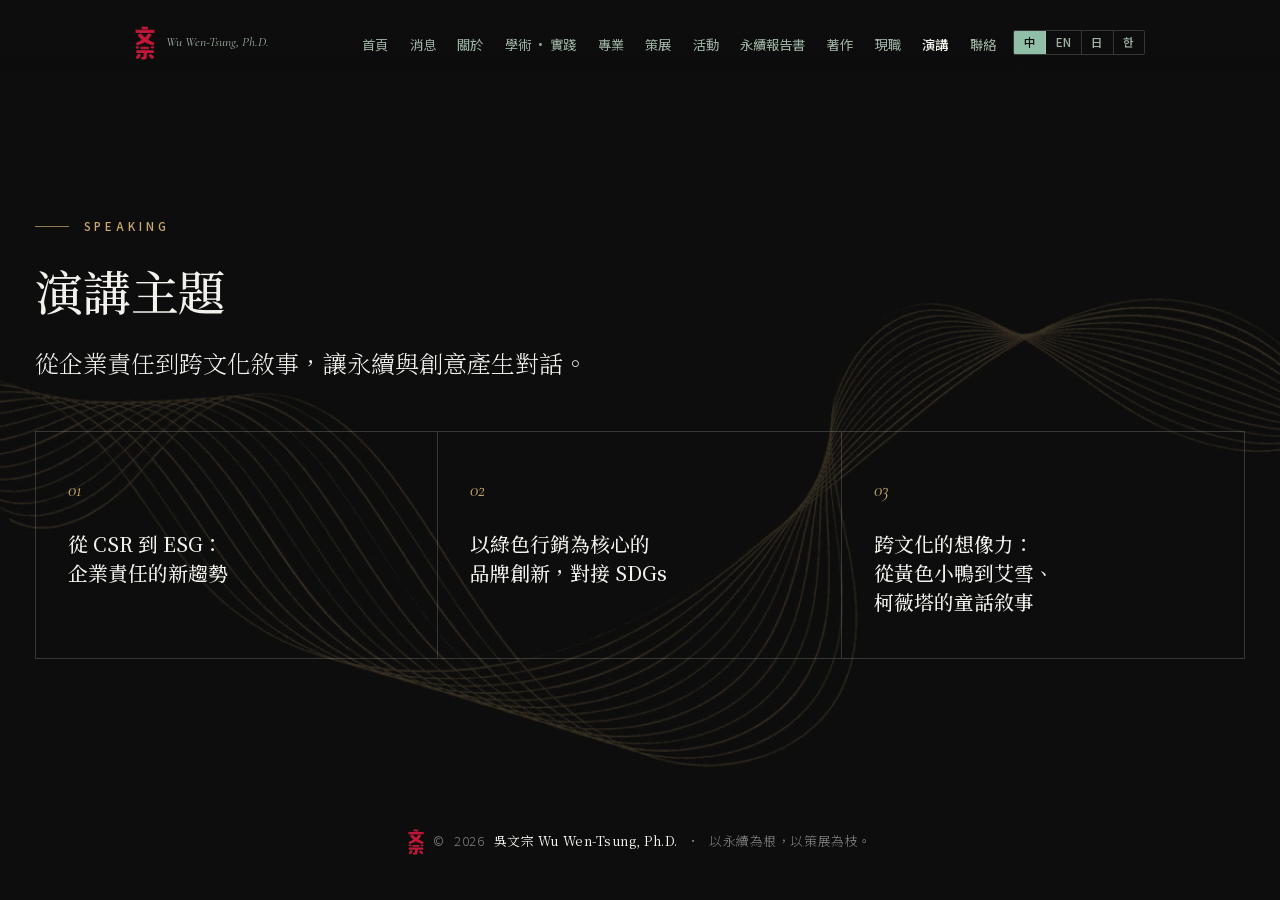
<file: speaking.html>
<!DOCTYPE html>
<html lang="zh-Hant">
<head>
<meta charset="UTF-8">
<meta name="viewport" content="width=device-width, initial-scale=1.0">
<title>演講 Speaking｜吳文宗博士 Wu Wen-Tsung, Ph.D. — 永續 · 策展 · 品牌策略</title>
<meta name="description" content="吳文宗博士（Roy Wu）個人網站：ESG 永續策略、體驗策展與品牌經營的跨域實踐者。">
<link rel="stylesheet" href="assets/fonts.css">
<link rel="stylesheet" href="assets/site.css">


  <!-- Google Analytics 4：請將 G-XXXXXXXXXX 換成您的評估 ID -->
  <script async src="https://www.googletagmanager.com/gtag/js?id=G-XXXXXXXXXX"></script>
  <script>
    window.dataLayer = window.dataLayer || [];
    function gtag(){dataLayer.push(arguments);}
    gtag('js', new Date());
    gtag('config', 'G-XXXXXXXXXX');
  </script>
</head>
<body>

<header id="header">
  <div class="nav-inner">
    <div class="brand" data-scroll="home"><img class="brand-logo" src="[data-uri]" alt="文宗"><span class="en">Wu Wen-Tsung, Ph.D.</span></div>
    <div class="nav-right"><nav>
      
      <ul id="navList">
        <li><a data-scroll="home" data-en="Home" data-ja="ホーム" data-ko="홈">首頁</a></li>
        <li><a data-scroll="news" data-en="News" data-ja="お知らせ" data-ko="소식">消息</a></li>
        <li><a data-scroll="about" data-en="About" data-ja="プロフィール" data-ko="소개">關於</a></li>
        <li><a data-scroll="framework" data-en="Practice" data-ja="研究と実践" data-ko="학술과 실천">學術 · 實踐</a></li>
        <li><a data-scroll="expertise" data-en="Expertise" data-ja="専門分野" data-ko="전문 분야">專業</a></li>
        <li><a data-scroll="curation" data-en="Curation" data-ja="キュレーション" data-ko="큐레이션">策展</a></li>
        <li><a data-scroll="events" data-en="Events" data-ja="企画事業" data-ko="행사 기획">活動</a></li>
        <li><a data-scroll="reports" data-en="Sustainability Reports" data-ja="サステナビリティ報告書" data-ko="지속가능경영보고서">永續報告書</a></li>
        <li><a data-scroll="pubs" data-en="Publications" data-ja="研究業績" data-ko="연구 실적">著作</a></li>
        <li><a data-scroll="roles" data-en="Roles" data-ja="現職" data-ko="현직">現職</a></li>
        <li><a data-scroll="speaking" data-en="Speaking" data-ja="講演" data-ko="강연">演講</a></li>
        <li><a data-scroll="contact" data-en="Contact" data-ja="お問い合わせ" data-ko="연락처">聯絡</a></li>
        
      </ul>
    </nav><div class="lang-pick" id="langPick"><button class="lg active" data-lang="zh">中</button><button class="lg" data-lang="en">EN</button><button class="lg" data-lang="ja">日</button><button class="lg" data-lang="ko">한</button></div><button class="menu-toggle" id="menuToggle" aria-label="選單"><svg viewBox="0 0 24 24" fill="none" stroke="currentColor" stroke-width="1.4"><path d="M4 7h16M4 12h16M4 17h16"/></svg></button></div>
  </div>
</header>

<main class="subpage">

<section class="section" id="speaking">
    <div class="wrap">
      <div class="reveal">
        <p class="eyebrow">Speaking</p>
        <h2 class="section-title" data-en="Speaking Topics" data-ja="講演テーマ" data-ko="강연 주제">演講主題</h2>
        <p class="lead" style="margin-top:1.4rem" data-en="From corporate responsibility to cross-cultural narrative — where sustainability meets creativity." data-ja="企業責任から異文化の物語へ——サステナビリティと創造性が出会う場所。" data-ko="기업 책임에서 문화 간 서사로 — 지속가능성과 창의성이 만나는 자리.">從企業責任到跨文化敘事，讓永續與創意產生對話。</p>
      </div>
      <div class="talk-grid reveal">
        <div class="talk-card"><div class="talk-num">01</div><div class="talk-title" data-en="From CSR to ESG:<br>New Trends in Corporate Responsibility" data-ja="CSRからESGへ：<br>企業責任の新潮流" data-ko="CSR에서 ESG로:<br>기업 책임의 새로운 흐름">從 CSR 到 ESG：<br>企業責任的新趨勢</div></div>
        <div class="talk-card"><div class="talk-num">02</div><div class="talk-title" data-en="Brand Innovation through<br>Green Marketing, Aligned with the SDGs" data-ja="グリーンマーケティングを核とした<br>ブランド革新とSDGsの接続" data-ko="그린 마케팅을 핵심으로 한<br>브랜드 혁신과 SDGs 연계">以綠色行銷為核心的<br>品牌創新，對接 SDGs</div></div>
        <div class="talk-card"><div class="talk-num">03</div><div class="talk-title" data-en="Cross-Cultural Imagination:<br>From Rubber Duck to Escher<br>and Květa’s Fairy Tales" data-ja="異文化の想像力：<br>ラバー・ダックからエッシャー、<br>クヴィエタの物語へ" data-ko="문화 간 상상력:<br>러버덕에서 에셔,<br>크베타의 동화까지">跨文化的想像力：<br>從黃色小鴨到艾雪、<br>柯薇塔的童話敘事</div></div>
      </div>
    </div>
  </section>

</main>

<footer><img class="footer-logo" src="[data-uri]" alt="文宗">© <span id="yr"></span> <b data-en="Wu Wen-Tsung, Ph.D." data-ja="呉 文宗 博士" data-ko="우 원총 박사">吳文宗 Wu Wen-Tsung, Ph.D.</b> · <span data-en="Rooted in sustainability, branching into curation." data-ja="サステナビリティを根とし、キュレーションを枝とする。" data-ko="지속가능성을 뿌리로, 큐레이션을 가지로.">以永續為根，以策展為枝。</span></footer>

<script src="assets/site.js"></script>
</body>
</html>
</file>
